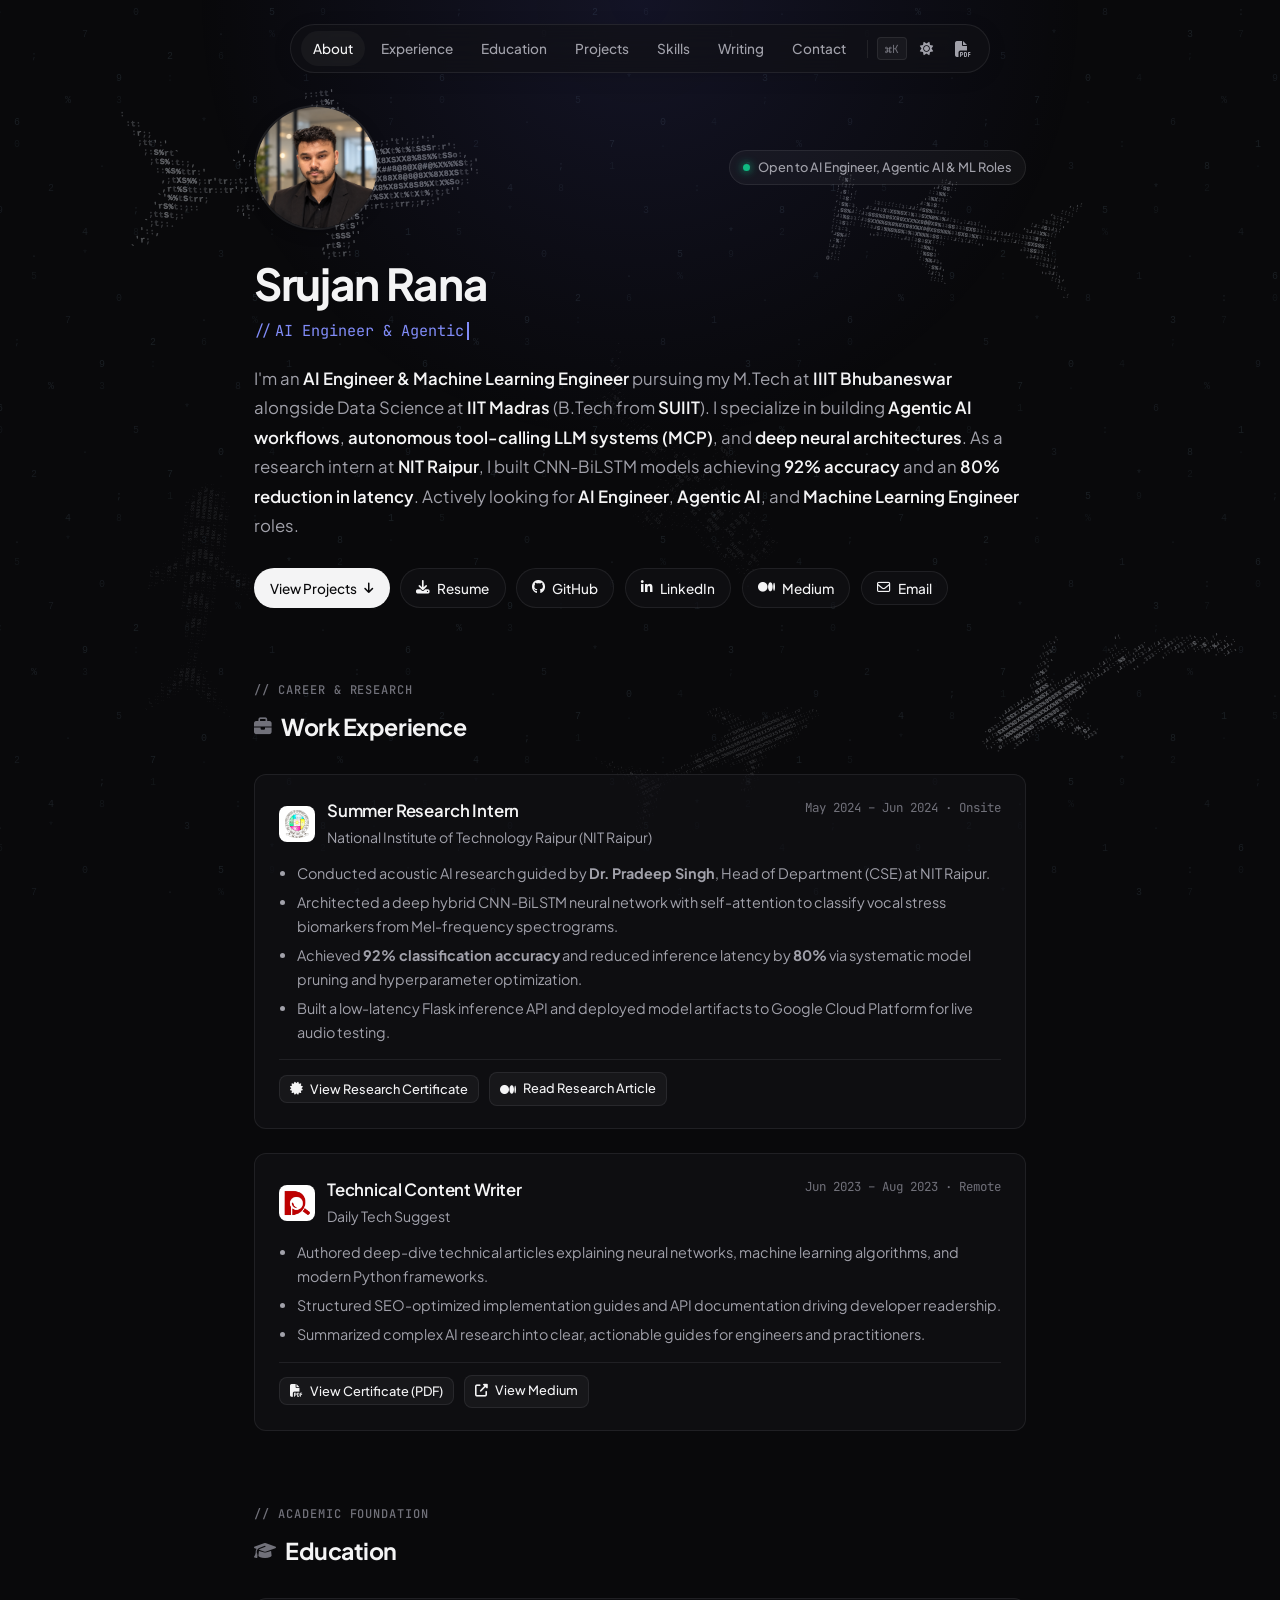
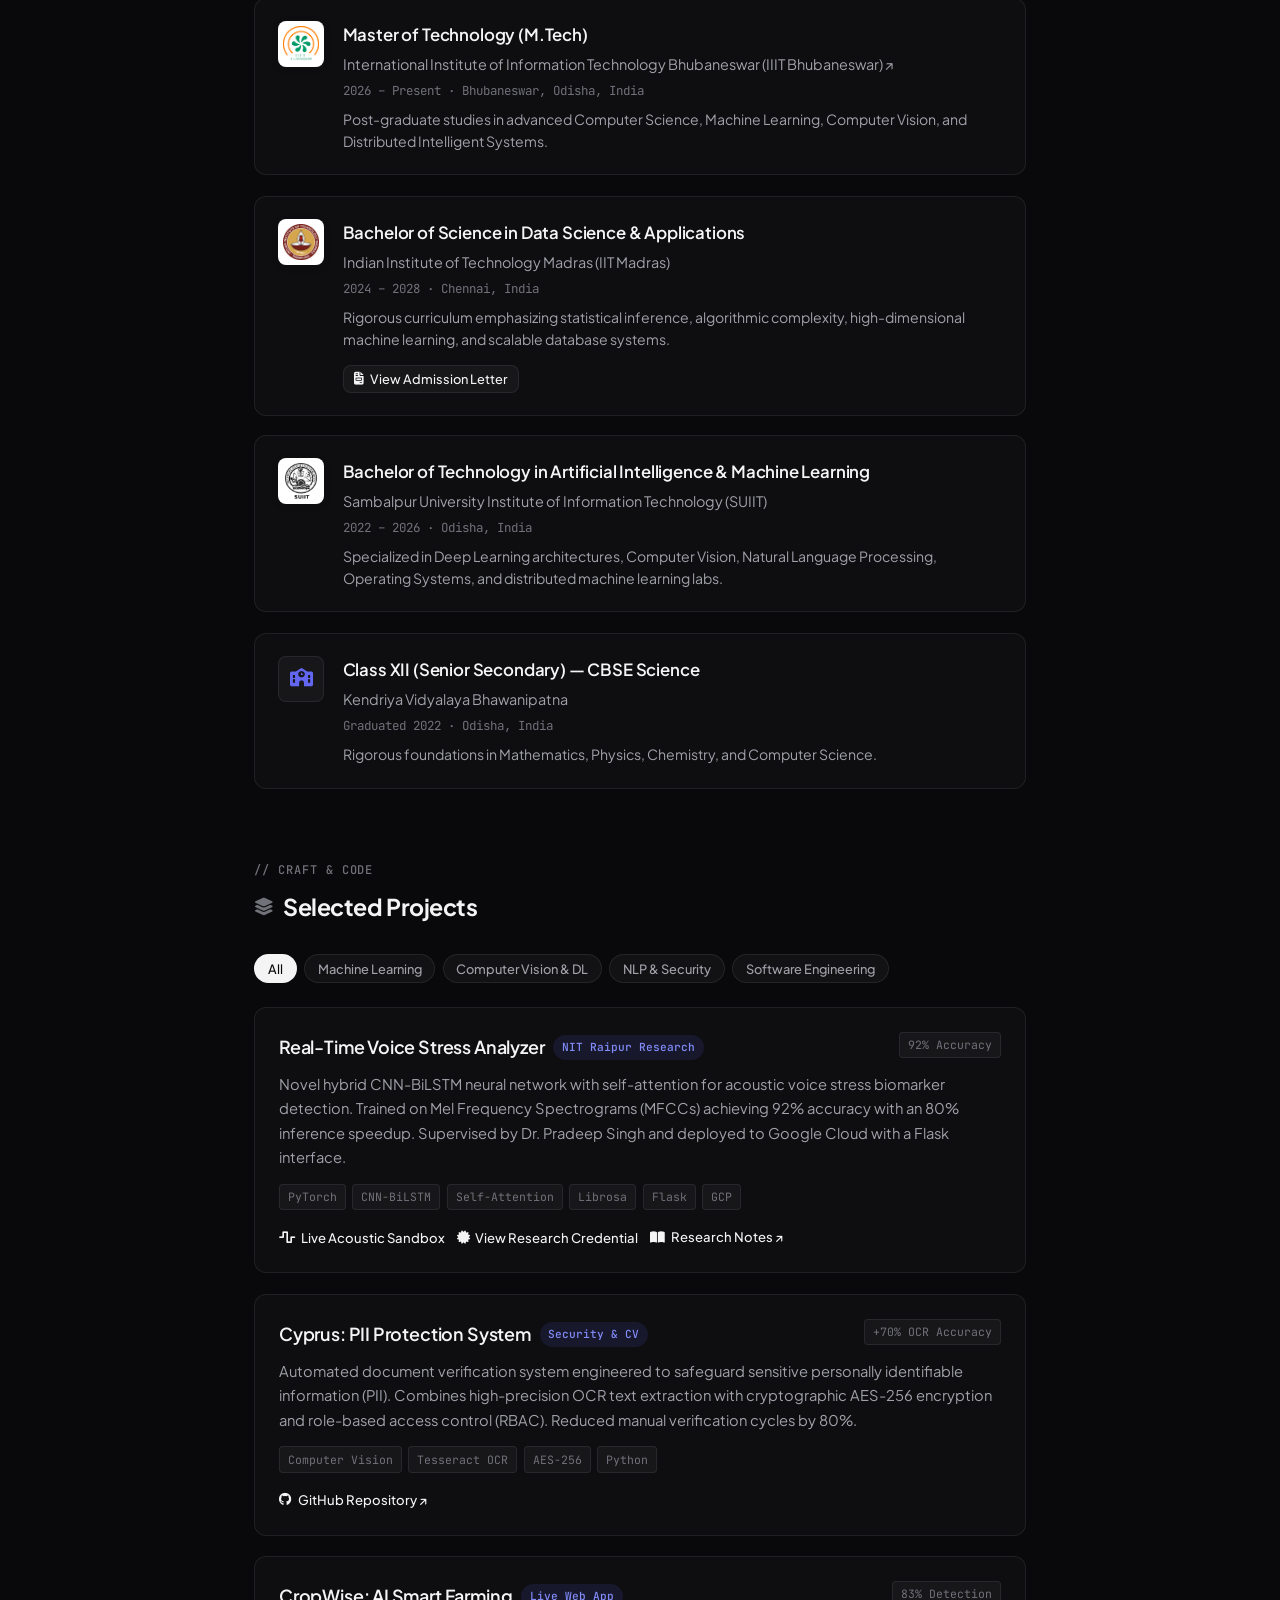
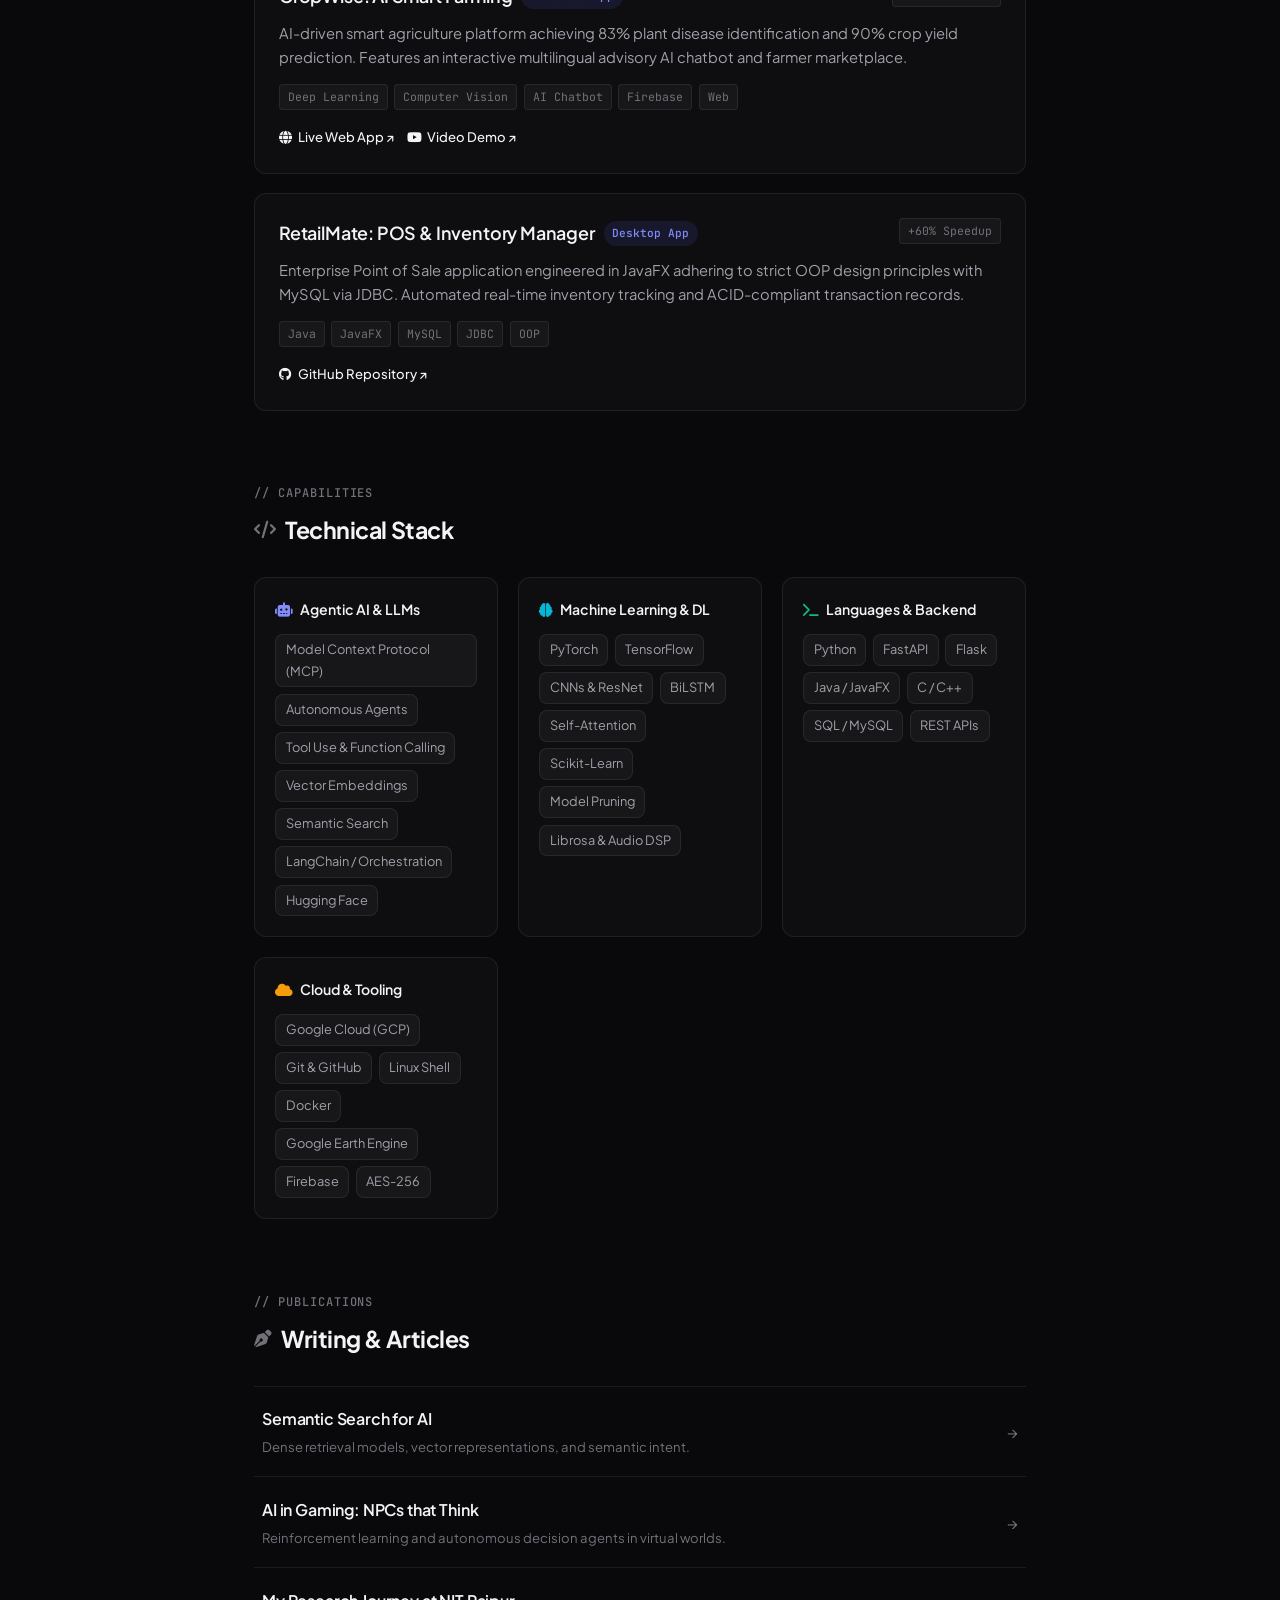
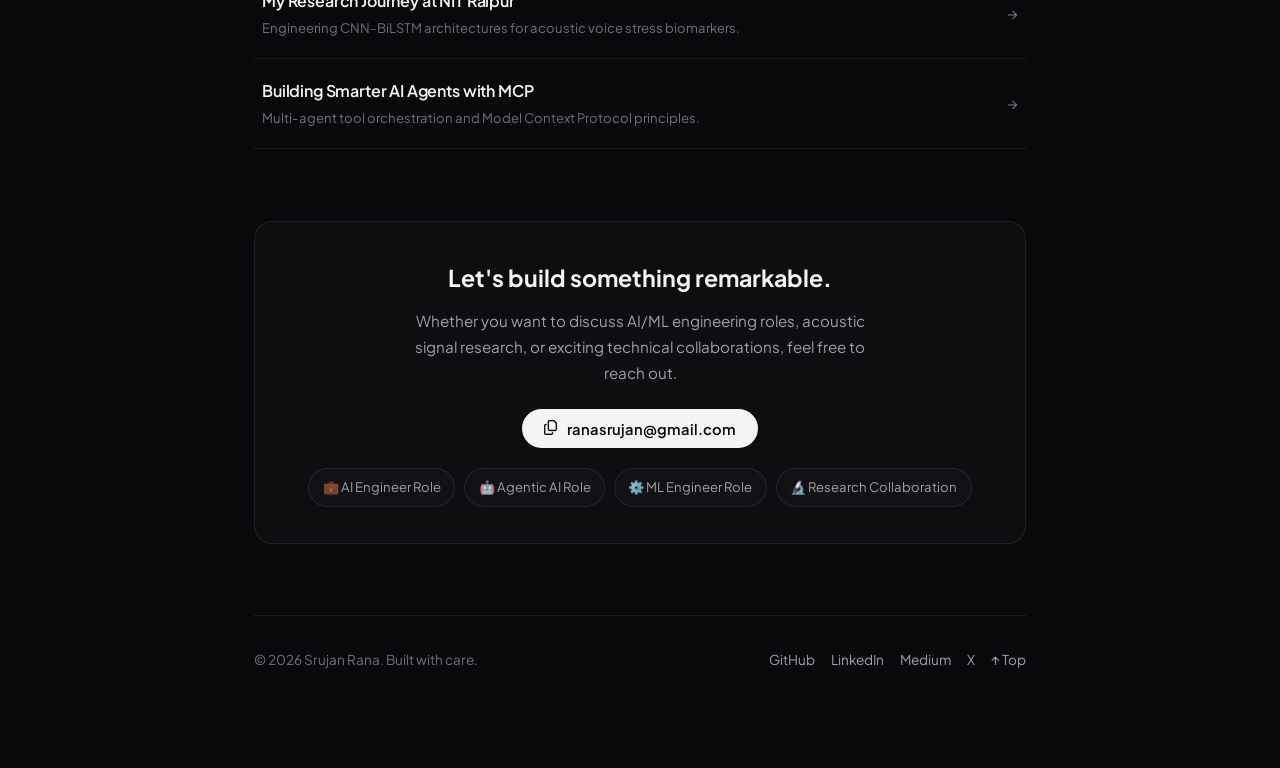
<file: index.html>
<!DOCTYPE html>
<html lang="en" data-theme="dark">

<head>
  <meta charset="utf-8" />
  <meta name="viewport" content="width=device-width, initial-scale=1" />
  <title>Srujan Rana — AI Engineer | Agentic AI & Machine Learning</title>

  <!-- SEO -->
  <meta name="description"
    content="Official portfolio of Srujan Rana. AI Engineer and Machine Learning Engineer specializing in Agentic AI systems, Model Context Protocol (MCP), Deep Learning, and Computer Vision. Actively looking for AI Engineer, Agentic AI, and ML roles." />
  <meta name="author" content="Srujan Rana" />
  <meta name="robots" content="index, follow" />
  <link rel="canonical" href="https://srujanrana.vercel.app/" />

  <!-- Open Graph -->
  <meta property="og:type" content="website" />
  <meta property="og:url" content="https://srujanrana.vercel.app/" />
  <meta property="og:title" content="Srujan Rana — AI Engineer | Agentic AI & Machine Learning" />
  <meta property="og:description"
    content="AI Engineer and Machine Learning Engineer specializing in Agentic AI, Autonomous Workflows (MCP), and Deep Learning." />
  <meta property="og:image" content="https://srujanrana.vercel.app/authors/admin/srujan.jpg" />

  <!-- Twitter -->
  <meta name="twitter:card" content="summary_large_image" />
  <meta name="twitter:site" content="@srujan_rana" />
  <meta name="twitter:title" content="Srujan Rana — AI & Agentic Systems Engineer" />
  <meta name="twitter:description"
    content="AI Engineer specializing in Agentic AI, Autonomous Workflows (MCP), and Machine Learning." />
  <meta name="twitter:image" content="https://srujanrana.vercel.app/authors/admin/srujan.jpg" />

  <link rel="icon" type="image/png" href="media/icons/Srujanrana.in.png" />
  <link rel="apple-touch-icon" href="media/icons/Srujanrana.in.png" />

  <meta name="google-site-verification" content="kKwSLr3p-0I551iUN1IylCoES1yXfKOKotEZ_DKegPI" />

  <!-- Schema.org JSON-LD -->
  <script type="application/ld+json">
  {
    "@context": "https://schema.org",
    "@type": "Person",
    "@id": "https://srujanrana.vercel.app/#person",
    "name": "Srujan Rana",
    "jobTitle": "AI Engineer & Machine Learning Engineer",
    "url": "https://srujanrana.vercel.app/",
    "image": "https://srujanrana.vercel.app/authors/admin/srujan.jpg",
    "email": "mailto:ranasrujan@gmail.com",
    "sameAs": [
      "https://github.com/Srujanrana07",
      "https://www.linkedin.com/in/srujan-rana/",
      "https://medium.com/@srujanrana07",
      "https://x.com/srujan_rana/"
    ],
    "alumniOf": [
      {
        "@type": "CollegeOrUniversity",
        "name": "International Institute of Information Technology Bhubaneswar (IIIT Bhubaneswar)",
        "url": "https://www.iiit-bh.ac.in/"
      },
      {
        "@type": "CollegeOrUniversity",
        "name": "Indian Institute of Technology Madras (IIT Madras)"
      },
      {
        "@type": "CollegeOrUniversity",
        "name": "Sambalpur University Institute of Information Technology (SUIIT)"
      }
    ]
  }
  </script>

  <!-- Clean FontAwesome -->
  <link rel="stylesheet" href="https://cdnjs.cloudflare.com/ajax/libs/font-awesome/6.5.1/css/all.min.css" />

  <!-- Minimal Craft CSS -->
  <link rel="stylesheet" href="css/modern.css" />

  <!-- Minimal App Engine -->
  <script src="js/app.js" defer></script>
</head>

<body>
  <canvas id="ascii-ocean" aria-hidden="true"></canvas>

  <!-- Hairline Scroll Reading Progress Bar -->
  <div class="scroll-progress-bar" id="scroll-progress" aria-hidden="true"></div>

  <!-- Ambient Spotlight -->
  <div class="ambient-spotlight" aria-hidden="true"></div>

  <div class="page-wrapper">

    <!-- Minimal Floating Pill Navigation -->
    <header class="nav-wrapper">
      <nav class="nav-pill" aria-label="Quick Navigation">
        <a href="#about" class="nav-item-link active">About</a>
        <a href="#experience" class="nav-item-link">Experience</a>
        <a href="#education" class="nav-item-link">Education</a>
        <a href="#projects" class="nav-item-link">Projects</a>
        <a href="#skills" class="nav-item-link">Skills</a>
        <a href="#writing" class="nav-item-link">Writing</a>
        <a href="#contact" class="nav-item-link">Contact</a>
        <span class="nav-divider"></span>
        <button type="button" class="cmd-badge" id="cmd-palette-trigger"
          title="Command Palette (⌘K / Ctrl+K)">⌘K</button>
        <button type="button" class="nav-icon-btn" id="theme-toggle-btn" aria-label="Toggle Theme" title="Toggle theme">
          <i class="fas fa-sun" id="theme-icon"></i>
        </button>
        <a href="authors/Srujan_Rana_Resume.pdf" class="nav-icon-btn" target="_blank" rel="noopener"
          aria-label="View Resume" title="Resume PDF">
          <i class="fas fa-file-pdf"></i>
        </a>
      </nav>
    </header>

    <main>
      <!-- ==================================================================
           Hero Section (Editorial & Direct)
           ================================================================== -->
      <section class="hero reveal-item" id="about">
        <div class="hero-profile-row">
          <div class="hero-avatar-wrap">
            <img src="authors/admin/srujan-avatar.png" alt="Srujan Rana" class="hero-avatar" />
          </div>
          <div class="presence-indicator">
            <span class="pulse-dot" aria-hidden="true"></span>
            <span>Open to AI Engineer, Agentic AI & ML Roles</span>
          </div>
        </div>

        <h1 class="hero-name">Srujan Rana</h1>

        <div class="hero-role-typing" aria-live="polite">
          <span>// </span>
          <span id="typing-text">AI & Agentic Systems Engineer</span>
          <span class="typing-cursor" aria-hidden="true"></span>
        </div>

        <p class="hero-bio">
          I'm an <strong>AI Engineer & Machine Learning Engineer</strong> pursuing my M.Tech at <a
            href="https://www.iiit-bh.ac.in/" target="_blank" rel="noopener"><strong>IIIT Bhubaneswar</strong></a>
          alongside Data Science at <strong>IIT Madras</strong> (B.Tech from <strong>SUIIT</strong>).
          I specialize in building <strong>Agentic AI workflows</strong>, <strong>autonomous tool-calling LLM systems
            (MCP)</strong>, and <strong>deep neural architectures</strong>.
          As a research intern at <strong>NIT Raipur</strong>, I built CNN-BiLSTM models achieving <strong>92%
            accuracy</strong> and an <strong>80% reduction in latency</strong>.
          Actively looking for <strong>AI Engineer</strong>, <strong>Agentic AI</strong>, and <strong>Machine Learning
            Engineer</strong> roles.
        </p>

        <!-- Minimalist Pill Links -->
        <div class="hero-links-row">
          <a href="#projects" class="pill-link pill-link-primary">
            <span>View Projects</span>
            <i class="fas fa-arrow-down" style="font-size:0.75rem;"></i>
          </a>
          <a href="authors/Srujan_Rana_Resume.pdf" class="pill-link" target="_blank" rel="noopener">
            <i class="fas fa-download"></i>
            <span>Resume</span>
          </a>
          <a href="https://github.com/Srujanrana07" class="pill-link" target="_blank" rel="noopener">
            <i class="fab fa-github"></i>
            <span>GitHub</span>
          </a>
          <a href="https://www.linkedin.com/in/srujan-rana/" class="pill-link" target="_blank" rel="noopener">
            <i class="fab fa-linkedin-in"></i>
            <span>LinkedIn</span>
          </a>
          <a href="https://medium.com/@srujanrana07" class="pill-link" target="_blank" rel="noopener">
            <i class="fab fa-medium-m"></i>
            <span>Medium</span>
          </a>
          <button type="button" class="pill-link copy-email-trigger" title="Copy ranasrujan@gmail.com">
            <i class="far fa-envelope"></i>
            <span>Email</span>
          </button>
        </div>
      </section>

      <!-- ==================================================================
           Experience Section (DEDICATED SECTION)
           ================================================================== -->
      <section class="section reveal-item" id="experience">
        <div class="section-label">// CAREER & RESEARCH</div>
        <h2 class="section-heading">
          <span class="section-heading-icon"><i class="fas fa-briefcase"></i></span>
          <span>Work Experience</span>
        </h2>

        <div class="experience-list">

          <!-- Experience 1: NIT Raipur -->
          <article class="experience-item reveal-item">
            <div class="item-top">
              <div class="item-title-group">
                <img src="media/icons/brands/NIT_Raipur.png" alt="NIT Raipur" class="item-logo" />
                <div>
                  <h3 class="item-role">Summer Research Intern</h3>
                  <div class="item-company">National Institute of Technology Raipur (NIT Raipur)</div>
                </div>
              </div>
              <span class="item-meta">May 2024 – Jun 2024 · Onsite</span>
            </div>

            <div class="item-desc">
              <ul>
                <li>Conducted acoustic AI research guided by <strong>Dr. Pradeep Singh</strong>, Head of Department
                  (CSE) at NIT Raipur.</li>
                <li>Architected a deep hybrid CNN-BiLSTM neural network with self-attention to classify vocal stress
                  biomarkers from Mel-frequency spectrograms.</li>
                <li>Achieved <strong>92% classification accuracy</strong> and reduced inference latency by
                  <strong>80%</strong> via systematic model pruning and hyperparameter optimization.
                </li>
                <li>Built a low-latency Flask inference API and deployed model artifacts to Google Cloud Platform for
                  live audio testing.</li>
              </ul>
            </div>

            <div class="item-actions">
              <button type="button" class="btn-inline" data-cert-src="authors/certificates/1728564823456.jpg"
                data-cert-title="NIT Raipur Research Internship Certificate">
                <i class="fas fa-certificate"></i>
                <span>View Research Certificate</span>
              </button>
              <a href="https://medium.com/@srujanrana07/my-research-journey-at-nit-raipur-from-cnns-to-sunburns-2f7af0736790"
                class="btn-inline" target="_blank" rel="noopener">
                <i class="fab fa-medium"></i>
                <span>Read Research Article</span>
              </a>
            </div>
          </article>

          <!-- Experience 2: Daily Tech Suggest -->
          <article class="experience-item reveal-item">
            <div class="item-top">
              <div class="item-title-group">
                <img src="media/icons/brands/DTS_internship.png" alt="Daily Tech Suggest" class="item-logo" />
                <div>
                  <h3 class="item-role">Technical Content Writer</h3>
                  <div class="item-company">Daily Tech Suggest</div>
                </div>
              </div>
              <span class="item-meta">Jun 2023 – Aug 2023 · Remote</span>
            </div>

            <div class="item-desc">
              <ul>
                <li>Authored deep-dive technical articles explaining neural networks, machine learning algorithms, and
                  modern Python frameworks.</li>
                <li>Structured SEO-optimized implementation guides and API documentation driving developer readership.
                </li>
                <li>Summarized complex AI research into clear, actionable guides for engineers and practitioners.</li>
              </ul>
            </div>

            <div class="item-actions">
              <button type="button" class="btn-inline" data-cert-src="authors/certificates/DTC.pdf"
                data-cert-title="Daily Tech Suggest Internship Certificate">
                <i class="fas fa-file-pdf"></i>
                <span>View Certificate (PDF)</span>
              </button>
              <a href="https://medium.com/@srujanrana07" class="btn-inline" target="_blank" rel="noopener">
                <i class="fas fa-external-link-alt"></i>
                <span>View Medium</span>
              </a>
            </div>
          </article>

        </div>
      </section>

      <!-- ==================================================================
           Education Section (DEDICATED SECTION)
           ================================================================== -->
      <section class="section reveal-item" id="education">
        <div class="section-label">// ACADEMIC FOUNDATION</div>
        <h2 class="section-heading">
          <span class="section-heading-icon"><i class="fas fa-graduation-cap"></i></span>
          <span>Education</span>
        </h2>

        <div class="education-list">

          <!-- Education 1: IIIT Bhubaneswar -->
          <article class="education-item reveal-item">
            <img src="media/icons/brands/iiit_bhubaneswar.png" alt="IIIT Bhubaneswar Official Logo" class="edu-logo"
              width="46" height="46" loading="lazy" />
            <div class="edu-details">
              <h3 class="edu-degree">Master of Technology (M.Tech)</h3>
              <div class="edu-institution">
                <a href="https://www.iiit-bh.ac.in/" target="_blank" rel="noopener" style="color:inherit;">
                  International Institute of Information Technology Bhubaneswar (IIIT Bhubaneswar) ↗
                </a>
              </div>
              <div class="edu-year">2026 – Present · Bhubaneswar, Odisha, India</div>
              <p class="edu-summary">
                Post-graduate studies in advanced Computer Science, Machine Learning, Computer Vision, and Distributed
                Intelligent Systems.
              </p>
            </div>
          </article>

          <!-- Education 2: IIT Madras -->
          <article class="education-item reveal-item">
            <img src="media/icons/brands/iit_madras.png" alt="IIT Madras Official Logo" class="edu-logo" width="46"
              height="46" loading="lazy" />
            <div class="edu-details">
              <h3 class="edu-degree">Bachelor of Science in Data Science & Applications</h3>
              <div class="edu-institution">Indian Institute of Technology Madras (IIT Madras)</div>
              <div class="edu-year">2024 – 2028 · Chennai, India</div>
              <p class="edu-summary">
                Rigorous curriculum emphasizing statistical inference, algorithmic complexity, high-dimensional machine
                learning,
                and scalable database systems.
              </p>
              <div style="margin-top:0.75rem;">
                <button type="button" class="btn-inline"
                  data-cert-src="authors/certificates/6237138391662592_admissionletter.pdf"
                  data-cert-title="IIT Madras Admission Letter">
                  <i class="fas fa-file-invoice"></i>
                  <span>View Admission Letter</span>
                </button>
              </div>
            </div>
          </article>

          <!-- Education 3: SUIIT -->
          <article class="education-item reveal-item">
            <img src="media/icons/brands/suiit.png" alt="SUIIT Official Logo" class="edu-logo" width="46" height="46"
              loading="lazy" />
            <div class="edu-details">
              <h3 class="edu-degree">Bachelor of Technology in Artificial Intelligence & Machine Learning</h3>
              <div class="edu-institution">Sambalpur University Institute of Information Technology (SUIIT)</div>
              <div class="edu-year">2022 – 2026 · Odisha, India</div>
              <p class="edu-summary">
                Specialized in Deep Learning architectures, Computer Vision, Natural Language Processing, Operating
                Systems,
                and distributed machine learning labs.
              </p>
            </div>
          </article>

          <!-- Education 4: High School -->
          <article class="education-item reveal-item">
            <div class="edu-badge-icon">
              <i class="fas fa-school"></i>
            </div>
            <div class="edu-details">
              <h3 class="edu-degree">Class XII (Senior Secondary) — CBSE Science</h3>
              <div class="edu-institution">Kendriya Vidyalaya Bhawanipatna</div>
              <div class="edu-year">Graduated 2022 · Odisha, India</div>
              <p class="edu-summary">
                Rigorous foundations in Mathematics, Physics, Chemistry, and Computer Science.
              </p>
            </div>
          </article>

        </div>
      </section>

      <!-- ==================================================================
           Projects Section (Curated & Refined)
           ================================================================== -->
      <section class="section reveal-item" id="projects">
        <div class="section-label">// CRAFT & CODE</div>
        <h2 class="section-heading">
          <span class="section-heading-icon"><i class="fas fa-layer-group"></i></span>
          <span>Selected Projects</span>
        </h2>

        <!-- Filter Chips -->
        <div class="project-filter-row">
          <button type="button" class="filter-chip active" data-filter="all">All</button>
          <button type="button" class="filter-chip" data-filter="ml">Machine Learning</button>
          <button type="button" class="filter-chip" data-filter="cv-dl">Computer Vision & DL</button>
          <button type="button" class="filter-chip" data-filter="nlp">NLP & Security</button>
          <button type="button" class="filter-chip" data-filter="software">Software Engineering</button>
        </div>

        <div class="projects-container">

          <!-- 1. Voice Stress Analyzer -->
          <article class="craft-project-card reveal-item" data-category="ml cv-dl">
            <div class="project-top-row">
              <div class="project-name-group">
                <h3 class="project-name">Real-Time Voice Stress Analyzer</h3>
                <span class="tag-highlight">NIT Raipur Research</span>
              </div>
              <span class="mini-chip">92% Accuracy</span>
            </div>
            <p class="project-summary">
              Novel hybrid CNN-BiLSTM neural network with self-attention for acoustic voice stress biomarker detection.
              Trained on Mel Frequency Spectrograms (MFCCs) achieving 92% accuracy with an 80% inference speedup.
              Supervised by Dr. Pradeep Singh and deployed to Google Cloud with a Flask interface.
            </p>
            <div class="project-chips">
              <span class="mini-chip">PyTorch</span>
              <span class="mini-chip">CNN-BiLSTM</span>
              <span class="mini-chip">Self-Attention</span>
              <span class="mini-chip">Librosa</span>
              <span class="mini-chip">Flask</span>
              <span class="mini-chip">GCP</span>
            </div>
            <div class="project-links">
              <button type="button" class="link-action" id="sim-toggle-btn">
                <i class="fas fa-wave-square"></i>
                <span> Live Acoustic Sandbox</span>
              </button>
              <button type="button" class="link-action" data-cert-src="authors/certificates/1728564823456.jpg"
                data-cert-title="NIT Raipur Research Certificate">
                <i class="fas fa-certificate"></i>
                <span>View Research Credential</span>
              </button>
              <a href="https://medium.com/@srujanrana07/my-research-journey-at-nit-raipur-from-cnns-to-sunburns-2f7af0736790"
                class="link-action" target="_blank" rel="noopener">
                <i class="fas fa-book-open"></i>
                <span>Research Notes ↗</span>
              </a>
            </div>

            <!-- Interactive Acoustic Waveform Simulation Playground -->
            <div class="sim-playground" id="sim-playground">
              <div class="sim-canvas-wrap">
                <canvas class="sim-canvas" id="sim-canvas"></canvas>
              </div>

              <div class="sim-pipeline-flow">
                <div class="sim-step-box">
                  <div class="sim-step-title">Audio Pipeline</div>
                  <div class="sim-step-val">16kHz Sampling</div>
                </div>
                <div class="sim-step-box">
                  <div class="sim-step-title">Spectrogram</div>
                  <div class="sim-step-val" id="sim-mfcc-val">128 Bins · Energy: 0.18</div>
                </div>
                <div class="sim-step-box">
                  <div class="sim-step-title">Self-Attention</div>
                  <div class="sim-step-val" id="sim-attn-val">Low Peak Entropy</div>
                </div>
                <div class="sim-step-box">
                  <div class="sim-step-title">Inference Latency</div>
                  <div class="sim-step-val" id="sim-latency-val">14.2ms</div>
                </div>
              </div>

              <div class="sim-telemetry">
                <div style="display:flex;align-items:center;gap:0.6rem;">
                  <span class="sim-badge-result" id="sim-result-badge">12% Stress · Calm / Normal</span>
                  <button type="button" class="btn-inline" id="sim-sample-btn"
                    title="Cycle through voice sample profiles">
                    <i class="fas fa-random"></i> <span>Cycle Voice Sample</span>
                  </button>
                </div>
                <span style="font-family:var(--font-mono);font-size:0.75rem;color:var(--text-dim);">CNN-BiLSTM Attention
                  Model</span>
              </div>
            </div>
          </article>

          <!-- 2. Cyprus PII Protection System -->
          <article class="craft-project-card reveal-item" data-category="ml nlp">
            <div class="project-top-row">
              <div class="project-name-group">
                <h3 class="project-name">Cyprus: PII Protection System</h3>
                <span class="tag-highlight">Security & CV</span>
              </div>
              <span class="mini-chip">+70% OCR Accuracy</span>
            </div>
            <p class="project-summary">
              Automated document verification system engineered to safeguard sensitive personally identifiable
              information (PII).
              Combines high-precision OCR text extraction with cryptographic AES-256 encryption and role-based access
              control (RBAC).
              Reduced manual verification cycles by 80%.
            </p>
            <div class="project-chips">
              <span class="mini-chip">Computer Vision</span>
              <span class="mini-chip">Tesseract OCR</span>
              <span class="mini-chip">AES-256</span>
              <span class="mini-chip">Python</span>
            </div>
            <div class="project-links">
              <a href="https://github.com/Srujanrana07/pii-protection" class="link-action" target="_blank"
                rel="noopener">
                <i class="fab fa-github"></i>
                <span>GitHub Repository ↗</span>
              </a>
            </div>
          </article>

          <!-- 3. CropWise AI Farming Platform -->
          <article class="craft-project-card reveal-item" data-category="ml cv-dl nlp">
            <div class="project-top-row">
              <div class="project-name-group">
                <h3 class="project-name">CropWise: AI Smart Farming</h3>
                <span class="tag-highlight">Live Web App</span>
              </div>
              <span class="mini-chip">83% Detection</span>
            </div>
            <p class="project-summary">
              AI-driven smart agriculture platform achieving 83% plant disease identification and 90% crop yield
              prediction.
              Features an interactive multilingual advisory AI chatbot and farmer marketplace.
            </p>
            <div class="project-chips">
              <span class="mini-chip">Deep Learning</span>
              <span class="mini-chip">Computer Vision</span>
              <span class="mini-chip">AI Chatbot</span>
              <span class="mini-chip">Firebase</span>
              <span class="mini-chip">Web</span>
            </div>
            <div class="project-links">
              <a href="https://scarecrow-f10e9.web.app/" class="link-action" target="_blank" rel="noopener">
                <i class="fas fa-globe"></i>
                <span>Live Web App ↗</span>
              </a>
              <a href="https://youtu.be/PFJfsLwCm8U" class="link-action" target="_blank" rel="noopener">
                <i class="fab fa-youtube"></i>
                <span>Video Demo ↗</span>
              </a>
            </div>
          </article>

          <!-- 4. RetailMate POS & Inventory Manager -->
          <article class="craft-project-card reveal-item" data-category="software">
            <div class="project-top-row">
              <div class="project-name-group">
                <h3 class="project-name">RetailMate: POS & Inventory Manager</h3>
                <span class="tag-highlight">Desktop App</span>
              </div>
              <span class="mini-chip">+60% Speedup</span>
            </div>
            <p class="project-summary">
              Enterprise Point of Sale application engineered in JavaFX adhering to strict OOP design principles with
              MySQL via JDBC.
              Automated real-time inventory tracking and ACID-compliant transaction records.
            </p>
            <div class="project-chips">
              <span class="mini-chip">Java</span>
              <span class="mini-chip">JavaFX</span>
              <span class="mini-chip">MySQL</span>
              <span class="mini-chip">JDBC</span>
              <span class="mini-chip">OOP</span>
            </div>
            <div class="project-links">
              <a href="https://github.com/Srujanrana07/Shopping-Managenemt-System-OOPs-Principles" class="link-action"
                target="_blank" rel="noopener">
                <i class="fab fa-github"></i>
                <span>GitHub Repository ↗</span>
              </a>
            </div>
          </article>

        </div>
      </section>

      <!-- ==================================================================
           Skills & Technical Arsenal Section
           ================================================================== -->
      <section class="section reveal-item" id="skills">
        <div class="section-label">// CAPABILITIES</div>
        <h2 class="section-heading">
          <span class="section-heading-icon"><i class="fas fa-code"></i></span>
          <span>Technical Stack</span>
        </h2>

        <div class="skills-matrix">
          <div class="skill-cluster reveal-item">
            <h3 class="cluster-title"><i class="fas fa-robot" style="color:var(--text-link);"></i> Agentic AI & LLMs
            </h3>
            <div class="cluster-pills">
              <span class="pill-skill">Model Context Protocol (MCP)</span>
              <span class="pill-skill">Autonomous Agents</span>
              <span class="pill-skill">Tool Use & Function Calling</span>
              <span class="pill-skill">Vector Embeddings</span>
              <span class="pill-skill">Semantic Search</span>
              <span class="pill-skill">LangChain / Orchestration</span>
              <span class="pill-skill">Hugging Face</span>
            </div>
          </div>

          <div class="skill-cluster reveal-item">
            <h3 class="cluster-title"><i class="fas fa-brain" style="color:#06b6d4;"></i> Machine Learning & DL</h3>
            <div class="cluster-pills">
              <span class="pill-skill">PyTorch</span>
              <span class="pill-skill">TensorFlow</span>
              <span class="pill-skill">CNNs & ResNet</span>
              <span class="pill-skill">BiLSTM</span>
              <span class="pill-skill">Self-Attention</span>
              <span class="pill-skill">Scikit-Learn</span>
              <span class="pill-skill">Model Pruning</span>
              <span class="pill-skill">Librosa & Audio DSP</span>
            </div>
          </div>

          <div class="skill-cluster reveal-item">
            <h3 class="cluster-title"><i class="fas fa-terminal" style="color:#10b981;"></i> Languages & Backend</h3>
            <div class="cluster-pills">
              <span class="pill-skill">Python</span>
              <span class="pill-skill">FastAPI</span>
              <span class="pill-skill">Flask</span>
              <span class="pill-skill">Java / JavaFX</span>
              <span class="pill-skill">C / C++</span>
              <span class="pill-skill">SQL / MySQL</span>
              <span class="pill-skill">REST APIs</span>
            </div>
          </div>

          <div class="skill-cluster reveal-item">
            <h3 class="cluster-title"><i class="fas fa-cloud" style="color:#f59e0b;"></i> Cloud & Tooling</h3>
            <div class="cluster-pills">
              <span class="pill-skill">Google Cloud (GCP)</span>
              <span class="pill-skill">Git & GitHub</span>
              <span class="pill-skill">Linux Shell</span>
              <span class="pill-skill">Docker</span>
              <span class="pill-skill">Google Earth Engine</span>
              <span class="pill-skill">Firebase</span>
              <span class="pill-skill">AES-256</span>
            </div>
          </div>
        </div>
      </section>

      <!-- ==================================================================
           Writing / Publications Section
           ================================================================== -->
      <section class="section reveal-item" id="writing">
        <div class="section-label">// PUBLICATIONS</div>
        <h2 class="section-heading">
          <span class="section-heading-icon"><i class="fas fa-pen-nib"></i></span>
          <span>Writing & Articles</span>
        </h2>

        <div class="articles-stack">
          <!-- Article 1 -->
          <a href="https://medium.com/@srujanrana07/semantic-search-for-ai-a1d97fe06903" class="article-row reveal-item"
            target="_blank" rel="noopener">
            <div class="article-left">
              <h3 class="article-heading">Semantic Search for AI</h3>
              <span class="article-sub">Dense retrieval models, vector representations, and semantic intent.</span>
            </div>
            <span class="article-arrow">→</span>
          </a>

          <!-- Article 2 -->
          <a href="https://medium.com/@srujanrana07/ai-in-gaming-npcs-that-think-1d43671e8c28"
            class="article-row reveal-item" target="_blank" rel="noopener">
            <div class="article-left">
              <h3 class="article-heading">AI in Gaming: NPCs that Think</h3>
              <span class="article-sub">Reinforcement learning and autonomous decision agents in virtual worlds.</span>
            </div>
            <span class="article-arrow">→</span>
          </a>

          <!-- Article 3 -->
          <a href="https://medium.com/@srujanrana07/my-research-journey-at-nit-raipur-from-cnns-to-sunburns-2f7af0736790"
            class="article-row" target="_blank" rel="noopener">
            <div class="article-left">
              <h3 class="article-heading">My Research Journey at NIT Raipur</h3>
              <span class="article-sub">Engineering CNN-BiLSTM architectures for acoustic voice stress
                biomarkers.</span>
            </div>
            <span class="article-arrow">→</span>
          </a>

          <!-- Article 4 -->
          <a href="https://medium.com/@srujanrana07/building-smarter-ai-agents-with-mcp-message-control-protocol-83f3cc708c59"
            class="article-row" target="_blank" rel="noopener">
            <div class="article-left">
              <h3 class="article-heading">Building Smarter AI Agents with MCP</h3>
              <span class="article-sub">Multi-agent tool orchestration and Model Context Protocol principles.</span>
            </div>
            <span class="article-arrow">→</span>
          </a>
        </div>
      </section>

      <!-- ==================================================================
           Contact Section
           ================================================================== -->
      <section class="section reveal-item" id="contact">
        <div class="contact-box">
          <h2 class="contact-headline">Let's build something remarkable.</h2>
          <p class="contact-subtext">
            Whether you want to discuss AI/ML engineering roles, acoustic signal research, or exciting technical
            collaborations,
            feel free to reach out.
          </p>

          <button type="button" class="copy-email-btn copy-email-trigger">
            <i class="far fa-copy"></i>
            <span>ranasrujan@gmail.com</span>
          </button>

          <!-- Smart Contact Intent Pills -->
          <div class="intent-row">
            <a href="mailto:ranasrujan@gmail.com?subject=%5BOpportunity%5D%20AI%20Engineer%20Role&body=Hi%20Srujan%2C%0A%0AI%20came%20across%20your%20portfolio%20and%20would%20love%20to%20discuss%20an%20AI%20Engineer%20role%20at..."
              class="intent-pill">
              <span>💼 AI Engineer Role</span>
            </a>
            <a href="mailto:ranasrujan@gmail.com?subject=%5BOpportunity%5D%20Agentic%20AI%20Engineer%20Role&body=Hi%20Srujan%2C%0A%0AWe%20saw%20your%20work%20on%20agentic%20systems%20and%20MCP%20and%20would%20love%20to%20discuss%20an%20Agentic%20AI%20role%20at..."
              class="intent-pill">
              <span>🤖 Agentic AI Role</span>
            </a>
            <a href="mailto:ranasrujan@gmail.com?subject=%5BOpportunity%5D%20Machine%20Learning%20Engineer%20Role&body=Hi%20Srujan%2C%0A%0AI%20came%20across%20your%20portfolio%20and%20would%20love%20to%20discuss%20an%20ML%20Engineer%20role%20at..."
              class="intent-pill">
              <span>⚙️ ML Engineer Role</span>
            </a>
            <a href="mailto:ranasrujan@gmail.com?subject=%5BResearch%5D%20Collaboration%20Inquiry&body=Hi%20Srujan%2C%0A%0AI%20saw%20your%20work%20on%20voice%20stress%20analysis%20and%20deep%20learning%20and%20wanted%20to%20discuss..."
              class="intent-pill">
              <span>🔬 Research Collaboration</span>
            </a>
          </div>
        </div>
      </section>
    </main>

    <!-- Minimalist Footer -->
    <footer class="footer-bar">
      <span>© 2026 Srujan Rana. Built with care.</span>
      <div class="footer-social-row">
        <a href="https://github.com/Srujanrana07" class="footer-social-link" target="_blank" rel="noopener">GitHub</a>
        <a href="https://www.linkedin.com/in/srujan-rana/" class="footer-social-link" target="_blank"
          rel="noopener">LinkedIn</a>
        <a href="https://medium.com/@srujanrana07" class="footer-social-link" target="_blank" rel="noopener">Medium</a>
        <a href="https://x.com/srujan_rana/" class="footer-social-link" target="_blank" rel="noopener">X</a>
        <a href="#about" class="footer-social-link">↑ Top</a>
      </div>
    </footer>

  </div>

  <!-- Command Palette Modal (⌘K) -->
  <div class="cmd-backdrop" id="cmd-backdrop" role="dialog" aria-modal="true" aria-label="Command Menu">
    <div class="cmd-box">
      <input type="text" class="cmd-search-input" id="cmd-search-input" placeholder="Type a command or search..."
        autocomplete="off" />
      <div class="cmd-list">
        <div class="cmd-option" data-action="nav-about">
          <div class="cmd-option-left"><i class="fas fa-user"></i> <span>About & Overview</span></div>
          <span class="cmd-hint">#about</span>
        </div>
        <div class="cmd-option" data-action="nav-experience">
          <div class="cmd-option-left"><i class="fas fa-briefcase"></i> <span>Work Experience (NIT Raipur, DTS)</span>
          </div>
          <span class="cmd-hint">#experience</span>
        </div>
        <div class="cmd-option" data-action="nav-education">
          <div class="cmd-option-left"><i class="fas fa-graduation-cap"></i> <span>Education (IIIT Bhubaneswar, IIT
              Madras, SUIIT)</span></div>
          <span class="cmd-hint">#education</span>
        </div>
        <div class="cmd-option" data-action="nav-projects">
          <div class="cmd-option-left"><i class="fas fa-layer-group"></i> <span>Projects (Voice Stress, Cyprus,
              CropWise)</span></div>
          <span class="cmd-hint">#projects</span>
        </div>
        <div class="cmd-option" data-action="nav-skills">
          <div class="cmd-option-left"><i class="fas fa-code"></i> <span>Technical Stack & Skills</span></div>
          <span class="cmd-hint">#skills</span>
        </div>
        <div class="cmd-option" data-action="nav-writing">
          <div class="cmd-option-left"><i class="fas fa-pen-nib"></i> <span>Writing & Medium Articles</span></div>
          <span class="cmd-hint">#writing</span>
        </div>
        <div class="cmd-option" data-action="nav-contact">
          <div class="cmd-option-left"><i class="fas fa-envelope"></i> <span>Get in Touch / Contact</span></div>
          <span class="cmd-hint">#contact</span>
        </div>
        <div class="cmd-option" data-action="contact-agentic">
          <div class="cmd-option-left"><i class="fas fa-robot"></i> <span>Discuss Agentic AI / AI Engineer Roles</span>
          </div>
          <span class="cmd-hint">Opportunity</span>
        </div>
        <div class="cmd-option" data-action="copy-email">
          <div class="cmd-option-left"><i class="far fa-copy"></i> <span>Copy Email Address</span></div>
          <span class="cmd-hint">Action</span>
        </div>
        <div class="cmd-option" data-action="open-resume">
          <div class="cmd-option-left"><i class="fas fa-file-pdf"></i> <span>Download Resume (PDF)</span></div>
          <span class="cmd-hint">Open</span>
        </div>
        <div class="cmd-option" data-action="toggle-theme">
          <div class="cmd-option-left"><i class="fas fa-circle-half-stroke"></i> <span>Toggle Dark / Light Theme</span>
          </div>
          <span class="cmd-hint">Theme</span>
        </div>
        <div class="cmd-option" data-action="open-github">
          <div class="cmd-option-left"><i class="fab fa-github"></i> <span>Visit GitHub Profile</span></div>
          <span class="cmd-hint">External</span>
        </div>
        <div class="cmd-option" data-action="open-linkedin">
          <div class="cmd-option-left"><i class="fab fa-linkedin"></i> <span>Visit LinkedIn Profile</span></div>
          <span class="cmd-hint">External</span>
        </div>
      </div>
    </div>
  </div>

  <!-- Certificate Lightbox Modal -->
  <div class="modal-backdrop" id="modal-backdrop" role="dialog" aria-modal="true" aria-labelledby="modal-caption">
    <div class="modal-shell">
      <div class="modal-bar">
        <span class="modal-caption" id="modal-caption">Certificate Preview</span>
        <button type="button" class="modal-dismiss" id="modal-dismiss" aria-label="Close">
          <i class="fas fa-times"></i>
        </button>
      </div>
      <div class="modal-viewport" id="modal-viewport"></div>
    </div>
  </div>

  <!-- Toast Pill -->
  <div class="toast-pill" id="toast-pill" role="status" aria-live="polite">
    <i class="fas fa-check" style="font-size:0.8rem; color:#10b981;"></i>
    <span>Copied ranasrujan@gmail.com to clipboard</span>
  </div>

</body>

</html>
</file>
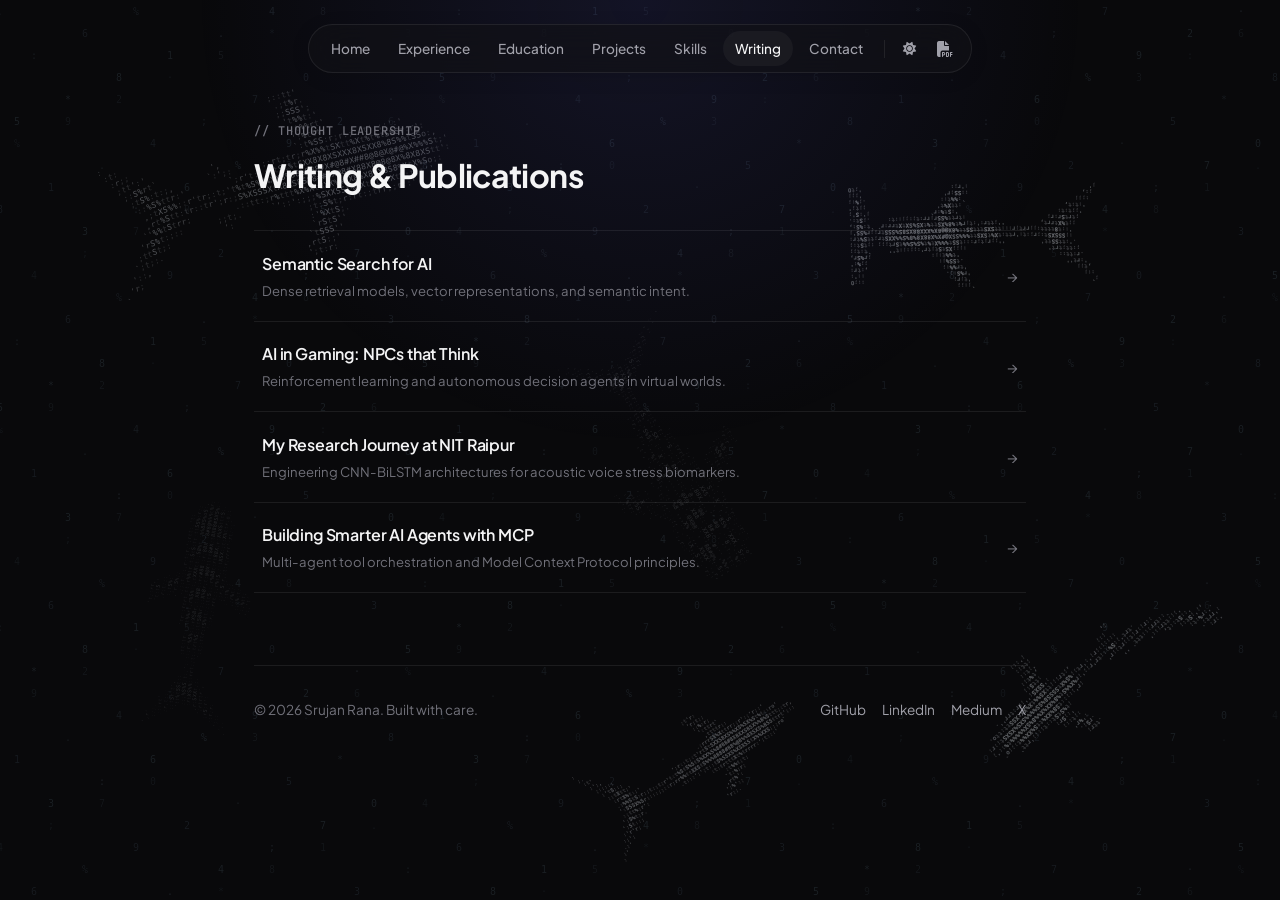
<file: blogs.html>
<!DOCTYPE html>
<html lang="en" data-theme="dark">
<head>
  <meta charset="utf-8" />
  <meta name="viewport" content="width=device-width, initial-scale=1" />
  <title>Writing — Srujan Rana</title>
  <meta name="description" content="Technical blogs and publications by Srujan Rana on NLP, Deep Learning, Voice Stress Analysis, Game AI, and Agentic Systems." />
  <meta name="author" content="Srujan Rana" />
  <link rel="canonical" href="https://srujanrana.vercel.app/blogs.html" />

  <link rel="icon" type="image/png" href="media/icons/Srujanrana.in.png" />
  <link rel="stylesheet" href="https://cdnjs.cloudflare.com/ajax/libs/font-awesome/6.5.1/css/all.min.css" />
  <link rel="stylesheet" href="css/modern.css" />
  <script src="js/app.js" defer></script>
</head>
<body>
  <canvas id="ascii-ocean" aria-hidden="true"></canvas>
  <div class="ambient-spotlight" aria-hidden="true"></div>

  <div class="page-wrapper">
    <!-- Minimal Floating Pill Navigation -->
    <header class="nav-wrapper">
      <nav class="nav-pill" aria-label="Quick Navigation">
        <a href="index.html#about" class="nav-item-link">Home</a>
        <a href="index.html#experience" class="nav-item-link">Experience</a>
        <a href="index.html#education" class="nav-item-link">Education</a>
        <a href="project.html" class="nav-item-link">Projects</a>
        <a href="index.html#skills" class="nav-item-link">Skills</a>
        <a href="blogs.html" class="nav-item-link active">Writing</a>
        <a href="index.html#contact" class="nav-item-link">Contact</a>
        <span class="nav-divider"></span>
        <button type="button" class="nav-icon-btn" id="theme-toggle-btn" aria-label="Toggle Theme" title="Toggle theme">
          <i class="fas fa-sun" id="theme-icon"></i>
        </button>
        <a href="authors/Srujan_Rana_Resume.pdf" class="nav-icon-btn" target="_blank" rel="noopener" aria-label="View Resume" title="Resume PDF">
          <i class="fas fa-file-pdf"></i>
        </a>
      </nav>
    </header>

    <main>
      <section class="section" style="padding-top: 1rem;">
        <div class="section-label">// THOUGHT LEADERSHIP</div>
        <h1 class="section-heading" style="font-size: 2rem;">Writing & Publications</h1>

        <div class="articles-stack">
          <!-- Article 1 -->
          <a href="https://medium.com/@srujanrana07/semantic-search-for-ai-a1d97fe06903" class="article-row" target="_blank" rel="noopener">
            <div class="article-left">
              <h2 class="article-heading">Semantic Search for AI</h2>
              <span class="article-sub">Dense retrieval models, vector representations, and semantic intent.</span>
            </div>
            <span class="article-arrow">→</span>
          </a>

          <!-- Article 2 -->
          <a href="https://medium.com/@srujanrana07/ai-in-gaming-npcs-that-think-1d43671e8c28" class="article-row" target="_blank" rel="noopener">
            <div class="article-left">
              <h2 class="article-heading">AI in Gaming: NPCs that Think</h2>
              <span class="article-sub">Reinforcement learning and autonomous decision agents in virtual worlds.</span>
            </div>
            <span class="article-arrow">→</span>
          </a>

          <!-- Article 3 -->
          <a href="https://medium.com/@srujanrana07/my-research-journey-at-nit-raipur-from-cnns-to-sunburns-2f7af0736790" class="article-row" target="_blank" rel="noopener">
            <div class="article-left">
              <h2 class="article-heading">My Research Journey at NIT Raipur</h2>
              <span class="article-sub">Engineering CNN-BiLSTM architectures for acoustic voice stress biomarkers.</span>
            </div>
            <span class="article-arrow">→</span>
          </a>

          <!-- Article 4 -->
          <a href="https://medium.com/@srujanrana07/building-smarter-ai-agents-with-mcp-message-control-protocol-83f3cc708c59" class="article-row" target="_blank" rel="noopener">
            <div class="article-left">
              <h2 class="article-heading">Building Smarter AI Agents with MCP</h2>
              <span class="article-sub">Multi-agent tool orchestration and Model Context Protocol principles.</span>
            </div>
            <span class="article-arrow">→</span>
          </a>
        </div>
      </section>
    </main>

    <!-- Minimalist Footer -->
    <footer class="footer-bar">
      <span>© 2026 Srujan Rana. Built with care.</span>
      <div class="footer-social-row">
        <a href="https://github.com/Srujanrana07" class="footer-social-link" target="_blank" rel="noopener">GitHub</a>
        <a href="https://www.linkedin.com/in/srujan-rana/" class="footer-social-link" target="_blank" rel="noopener">LinkedIn</a>
        <a href="https://medium.com/@srujanrana07" class="footer-social-link" target="_blank" rel="noopener">Medium</a>
        <a href="https://x.com/srujan_rana/" class="footer-social-link" target="_blank" rel="noopener">X</a>
      </div>
    </footer>
  </div>

</body>
</html>
</file>
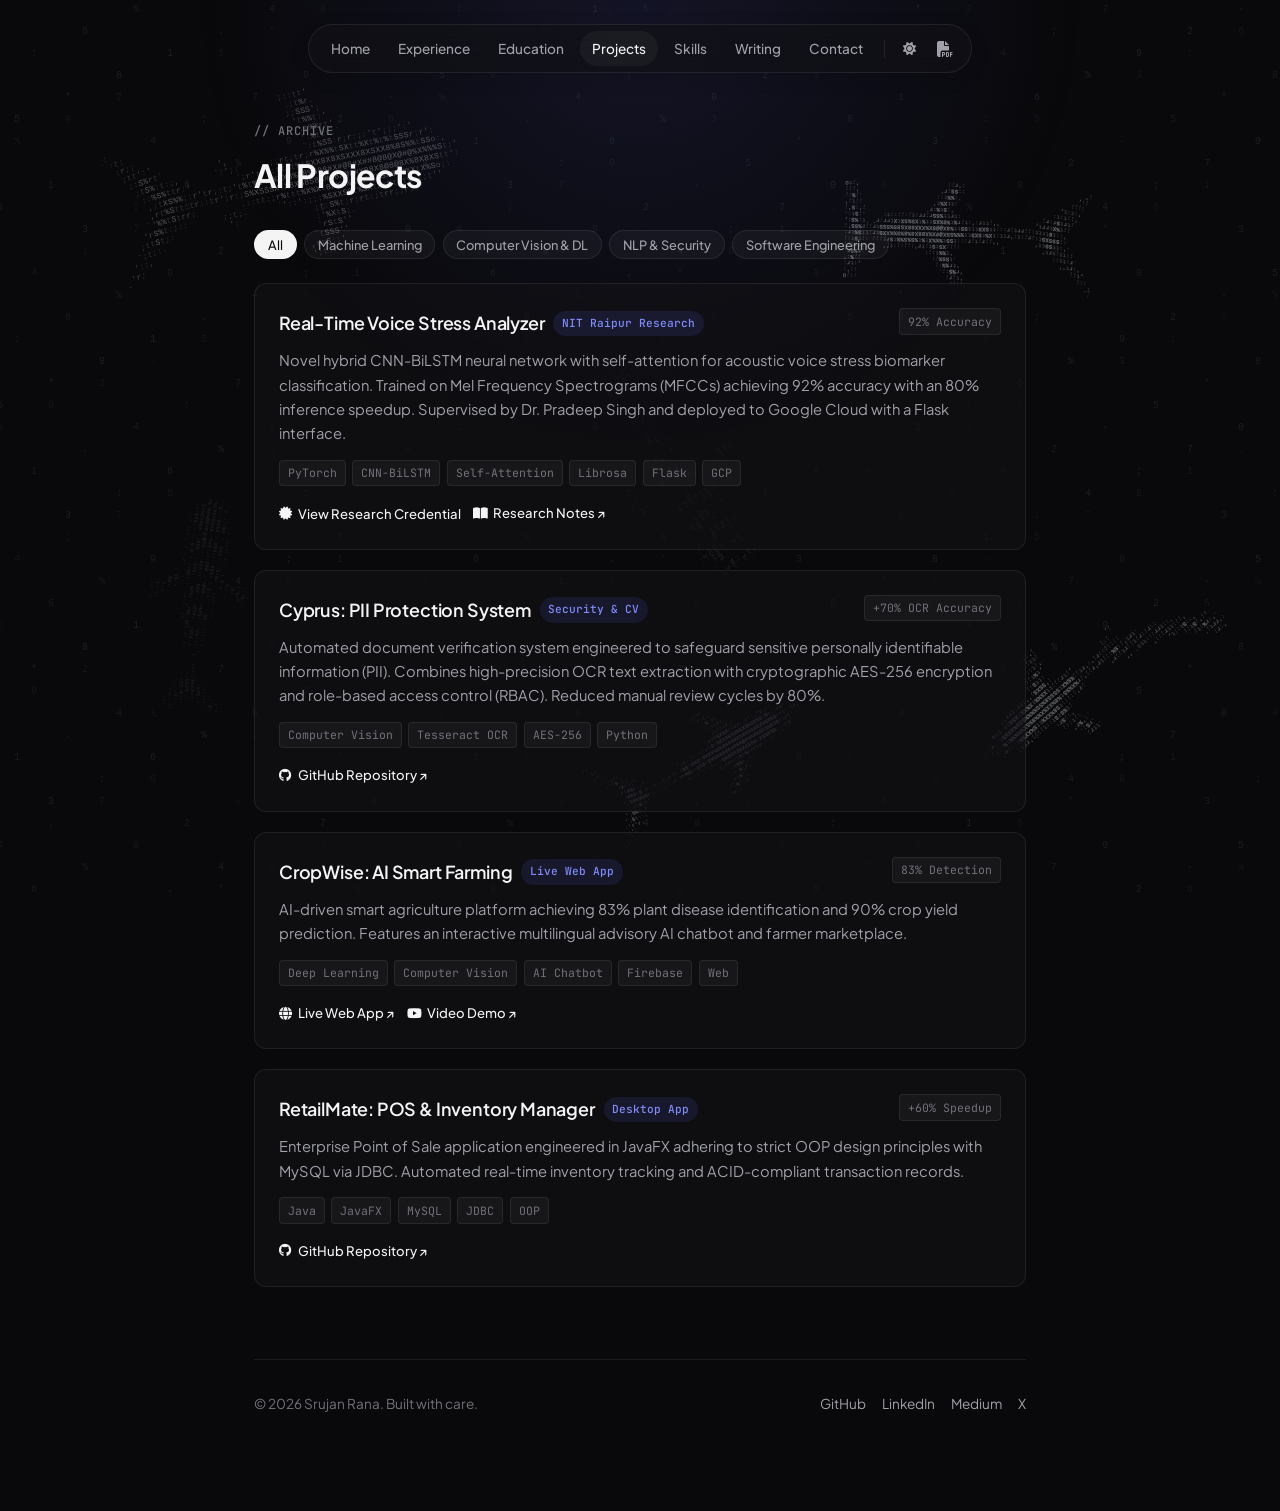
<file: project.html>
<!DOCTYPE html>
<html lang="en" data-theme="dark">
<head>
  <meta charset="utf-8" />
  <meta name="viewport" content="width=device-width, initial-scale=1" />
  <title>Projects — Srujan Rana</title>
  <meta name="description" content="Selected AI, Machine Learning, and Software Engineering projects by Srujan Rana." />
  <meta name="author" content="Srujan Rana" />
  <link rel="canonical" href="https://srujanrana.vercel.app/project.html" />

  <link rel="icon" type="image/png" href="media/icons/Srujanrana.in.png" />
  <link rel="stylesheet" href="https://cdnjs.cloudflare.com/ajax/libs/font-awesome/6.5.1/css/all.min.css" />
  <link rel="stylesheet" href="css/modern.css" />
  <script src="js/app.js" defer></script>
</head>
<body>
  <canvas id="ascii-ocean" aria-hidden="true"></canvas>
  <div class="ambient-spotlight" aria-hidden="true"></div>

  <div class="page-wrapper">
    <!-- Minimal Floating Pill Navigation -->
    <header class="nav-wrapper">
      <nav class="nav-pill" aria-label="Quick Navigation">
        <a href="index.html#about" class="nav-item-link">Home</a>
        <a href="index.html#experience" class="nav-item-link">Experience</a>
        <a href="index.html#education" class="nav-item-link">Education</a>
        <a href="project.html" class="nav-item-link active">Projects</a>
        <a href="index.html#skills" class="nav-item-link">Skills</a>
        <a href="blogs.html" class="nav-item-link">Writing</a>
        <a href="index.html#contact" class="nav-item-link">Contact</a>
        <span class="nav-divider"></span>
        <button type="button" class="nav-icon-btn" id="theme-toggle-btn" aria-label="Toggle Theme" title="Toggle theme">
          <i class="fas fa-sun" id="theme-icon"></i>
        </button>
        <a href="authors/Srujan_Rana_Resume.pdf" class="nav-icon-btn" target="_blank" rel="noopener" aria-label="View Resume" title="Resume PDF">
          <i class="fas fa-file-pdf"></i>
        </a>
      </nav>
    </header>

    <main>
      <section class="section" style="padding-top: 1rem;">
        <div class="section-label">// ARCHIVE</div>
        <h1 class="section-heading" style="font-size: 2rem;">All Projects</h1>

        <!-- Filter Chips -->
        <div class="project-filter-row">
          <button type="button" class="filter-chip active" data-filter="all">All</button>
          <button type="button" class="filter-chip" data-filter="ml">Machine Learning</button>
          <button type="button" class="filter-chip" data-filter="cv-dl">Computer Vision & DL</button>
          <button type="button" class="filter-chip" data-filter="nlp">NLP & Security</button>
          <button type="button" class="filter-chip" data-filter="software">Software Engineering</button>
        </div>

        <div class="projects-container">
          <!-- 1. Voice Stress Analyzer -->
          <article class="craft-project-card" data-category="ml cv-dl">
            <div class="project-top-row">
              <div class="project-name-group">
                <h2 class="project-name">Real-Time Voice Stress Analyzer</h2>
                <span class="tag-highlight">NIT Raipur Research</span>
              </div>
              <span class="mini-chip">92% Accuracy</span>
            </div>
            <p class="project-summary">
              Novel hybrid CNN-BiLSTM neural network with self-attention for acoustic voice stress biomarker classification. 
              Trained on Mel Frequency Spectrograms (MFCCs) achieving 92% accuracy with an 80% inference speedup. 
              Supervised by Dr. Pradeep Singh and deployed to Google Cloud with a Flask interface.
            </p>
            <div class="project-chips">
              <span class="mini-chip">PyTorch</span>
              <span class="mini-chip">CNN-BiLSTM</span>
              <span class="mini-chip">Self-Attention</span>
              <span class="mini-chip">Librosa</span>
              <span class="mini-chip">Flask</span>
              <span class="mini-chip">GCP</span>
            </div>
            <div class="project-links">
              <button type="button" class="link-action" data-cert-src="authors/certificates/1728564823456.jpg" data-cert-title="NIT Raipur Research Certificate">
                <i class="fas fa-certificate"></i>
                <span>View Research Credential</span>
              </button>
              <a href="https://medium.com/@srujanrana07/my-research-journey-at-nit-raipur-from-cnns-to-sunburns-2f7af0736790" class="link-action" target="_blank" rel="noopener">
                <i class="fas fa-book-open"></i>
                <span>Research Notes ↗</span>
              </a>
            </div>
          </article>

          <!-- 2. Cyprus PII Protection System -->
          <article class="craft-project-card" data-category="ml nlp">
            <div class="project-top-row">
              <div class="project-name-group">
                <h2 class="project-name">Cyprus: PII Protection System</h2>
                <span class="tag-highlight">Security & CV</span>
              </div>
              <span class="mini-chip">+70% OCR Accuracy</span>
            </div>
            <p class="project-summary">
              Automated document verification system engineered to safeguard sensitive personally identifiable information (PII). 
              Combines high-precision OCR text extraction with cryptographic AES-256 encryption and role-based access control (RBAC). 
              Reduced manual review cycles by 80%.
            </p>
            <div class="project-chips">
              <span class="mini-chip">Computer Vision</span>
              <span class="mini-chip">Tesseract OCR</span>
              <span class="mini-chip">AES-256</span>
              <span class="mini-chip">Python</span>
            </div>
            <div class="project-links">
              <a href="https://github.com/Srujanrana07/pii-protection" class="link-action" target="_blank" rel="noopener">
                <i class="fab fa-github"></i>
                <span>GitHub Repository ↗</span>
              </a>
            </div>
          </article>

          <!-- 3. CropWise AI Farming Platform -->
          <article class="craft-project-card" data-category="ml cv-dl nlp">
            <div class="project-top-row">
              <div class="project-name-group">
                <h2 class="project-name">CropWise: AI Smart Farming</h2>
                <span class="tag-highlight">Live Web App</span>
              </div>
              <span class="mini-chip">83% Detection</span>
            </div>
            <p class="project-summary">
              AI-driven smart agriculture platform achieving 83% plant disease identification and 90% crop yield prediction. 
              Features an interactive multilingual advisory AI chatbot and farmer marketplace.
            </p>
            <div class="project-chips">
              <span class="mini-chip">Deep Learning</span>
              <span class="mini-chip">Computer Vision</span>
              <span class="mini-chip">AI Chatbot</span>
              <span class="mini-chip">Firebase</span>
              <span class="mini-chip">Web</span>
            </div>
            <div class="project-links">
              <a href="https://scarecrow-f10e9.web.app/" class="link-action" target="_blank" rel="noopener">
                <i class="fas fa-globe"></i>
                <span>Live Web App ↗</span>
              </a>
              <a href="https://youtu.be/PFJfsLwCm8U" class="link-action" target="_blank" rel="noopener">
                <i class="fab fa-youtube"></i>
                <span>Video Demo ↗</span>
              </a>
            </div>
          </article>

          <!-- 4. RetailMate POS & Inventory Manager -->
          <article class="craft-project-card" data-category="software">
            <div class="project-top-row">
              <div class="project-name-group">
                <h2 class="project-name">RetailMate: POS & Inventory Manager</h2>
                <span class="tag-highlight">Desktop App</span>
              </div>
              <span class="mini-chip">+60% Speedup</span>
            </div>
            <p class="project-summary">
              Enterprise Point of Sale application engineered in JavaFX adhering to strict OOP design principles with MySQL via JDBC. 
              Automated real-time inventory tracking and ACID-compliant transaction records.
            </p>
            <div class="project-chips">
              <span class="mini-chip">Java</span>
              <span class="mini-chip">JavaFX</span>
              <span class="mini-chip">MySQL</span>
              <span class="mini-chip">JDBC</span>
              <span class="mini-chip">OOP</span>
            </div>
            <div class="project-links">
              <a href="https://github.com/Srujanrana07/Shopping-Managenemt-System-OOPs-Principles" class="link-action" target="_blank" rel="noopener">
                <i class="fab fa-github"></i>
                <span>GitHub Repository ↗</span>
              </a>
            </div>
          </article>
        </div>
      </section>
    </main>

    <!-- Minimalist Footer -->
    <footer class="footer-bar">
      <span>© 2026 Srujan Rana. Built with care.</span>
      <div class="footer-social-row">
        <a href="https://github.com/Srujanrana07" class="footer-social-link" target="_blank" rel="noopener">GitHub</a>
        <a href="https://www.linkedin.com/in/srujan-rana/" class="footer-social-link" target="_blank" rel="noopener">LinkedIn</a>
        <a href="https://medium.com/@srujanrana07" class="footer-social-link" target="_blank" rel="noopener">Medium</a>
        <a href="https://x.com/srujan_rana/" class="footer-social-link" target="_blank" rel="noopener">X</a>
      </div>
    </footer>
  </div>

  <!-- Modal -->
  <div class="modal-backdrop" id="modal-backdrop" role="dialog" aria-modal="true">
    <div class="modal-shell">
      <div class="modal-bar">
        <span class="modal-caption" id="modal-caption">Certificate Preview</span>
        <button type="button" class="modal-dismiss" id="modal-dismiss" aria-label="Close">
          <i class="fas fa-times"></i>
        </button>
      </div>
      <div class="modal-viewport" id="modal-viewport"></div>
    </div>
  </div>

</body>
</html>
</file>
<file: css/modern.css>
/* ==========================================================================
   Srujan Rana - Minimal & Delightful Craft Design System
   Inspired by modern editorial craft (Linear, Vercel, Rauno aesthetic)
   Zero-dependency, ultra-clean, accessible, light & dark
   ========================================================================== */

@import url('https://fonts.googleapis.com/css2?family=Plus+Jakarta+Sans:wght@300;400;500;600;700;800&family=JetBrains+Mono:wght@400;500&display=swap');

:root {
  /* Dark Mode Tokens (Default) */
  --bg: #09090b;
  --bg-subtle: #121216;
  --bg-card: rgba(18, 18, 22, 0.65);
  --bg-card-hover: rgba(24, 24, 30, 0.9);
  --bg-elevated: #18181b;

  --border: rgba(255, 255, 255, 0.08);
  --border-hover: rgba(255, 255, 255, 0.18);
  --border-focus: #6366f1;

  --text-main: #f4f4f5;
  --text-muted: #a1a1aa;
  --text-dim: #71717a;
  --text-link: #818cf8;

  --accent: #6366f1;
  --accent-soft: rgba(99, 102, 241, 0.12);
  --accent-glow: rgba(99, 102, 241, 0.2);

  --tag-bg: rgba(255, 255, 255, 0.04);
  --tag-border: rgba(255, 255, 255, 0.08);
  --tag-text: #d4d4d8;

  --radius-sm: 8px;
  --radius-md: 12px;
  --radius-lg: 18px;
  --radius-pill: 9999px;

  --font-sans: 'Plus Jakarta Sans', -apple-system, BlinkMacSystemFont, 'Segoe UI', Roboto, sans-serif;
  --font-mono: 'JetBrains Mono', monospace;

  --ease-spring: cubic-bezier(0.16, 1, 0.3, 1);
  --ease-smooth: cubic-bezier(0.4, 0, 0.2, 1);

  --max-width: 820px;
  /* Refined editorial reading width */
}

[data-theme="light"] {
  --bg: #fafafa;
  --bg-subtle: #f4f4f5;
  --bg-card: rgba(255, 255, 255, 0.85);
  --bg-card-hover: rgba(255, 255, 255, 1);
  --bg-elevated: #ffffff;

  --border: rgba(0, 0, 0, 0.08);
  --border-hover: rgba(0, 0, 0, 0.16);
  --border-focus: #4f46e5;

  --text-main: #18181b;
  --text-muted: #52525b;
  --text-dim: #a1a1aa;
  --text-link: #4f46e5;

  --accent: #4f46e5;
  --accent-soft: rgba(79, 70, 229, 0.08);
  --accent-glow: rgba(79, 70, 229, 0.15);

  --tag-bg: rgba(0, 0, 0, 0.04);
  --tag-border: rgba(0, 0, 0, 0.08);
  --tag-text: #3f3f46;
}

/* Base Setup */
*,
*::before,
*::after {
  box-sizing: border-box;
  margin: 0;
  padding: 0;
}

html {
  scroll-behavior: smooth;
  font-size: 16px;
  -webkit-font-smoothing: antialiased;
}

body {
  font-family: var(--font-sans);
  background-color: var(--bg);
  color: var(--text-main);
  line-height: 1.7;
  overflow-x: hidden;
  transition: background-color 0.3s var(--ease-smooth), color 0.3s var(--ease-smooth);
}

::selection {
  background: var(--accent-soft);
  color: var(--accent);
}

a {
  color: inherit;
  text-decoration: none;
  transition: color 0.2s ease;
}

img {
  max-width: 100%;
  display: block;
}

button {
  font-family: inherit;
  cursor: pointer;
  border: none;
  background: none;
}

.page-wrapper {
  position: relative;
  z-index: 1;
  max-width: var(--max-width);
  margin-inline: auto;
  padding-inline: 1.5rem;
  padding-bottom: 6rem;
}

/* Low contrast ASCII ocean sits behind the editorial content. */
#ascii-ocean {
  position: fixed;
  inset: 0;
  z-index: 0;
  pointer-events: none;
  opacity: 0.92;
  contain: strict;
}

@media (max-width: 640px) {
  #ascii-ocean { opacity: 0.78; }
}

/* Subtle background grain or ambient spotlight */
.ambient-spotlight {
  position: fixed;
  top: 0;
  left: 50%;
  transform: translateX(-50%);
  width: 900px;
  height: 450px;
  background: radial-gradient(ellipse at top, var(--accent-glow) 0%, transparent 70%);
  pointer-events: none;
  z-index: 0;
  opacity: 0.6;
}

/* ==========================================================================
   Minimal Floating Pill Navigation
   ========================================================================== */
.nav-wrapper {
  position: sticky;
  top: 1.5rem;
  z-index: 100;
  display: flex;
  justify-content: center;
  margin-bottom: 3.5rem;
}

.nav-pill {
  display: flex;
  align-items: center;
  gap: 0.25rem;
  padding: 0.35rem 0.6rem;
  background: var(--bg-card);
  backdrop-filter: blur(18px);
  -webkit-backdrop-filter: blur(18px);
  border: 1px solid var(--border);
  border-radius: var(--radius-pill);
  box-shadow: 0 4px 20px -2px rgba(0, 0, 0, 0.15);
  transition: border-color 0.2s ease;
}

.nav-pill:hover {
  border-color: var(--border-hover);
}

.nav-item-link {
  font-size: 0.85rem;
  font-weight: 500;
  color: var(--text-muted);
  padding: 0.4rem 0.75rem;
  border-radius: var(--radius-pill);
  transition: color 0.2s ease, background-color 0.2s ease;
}

.nav-item-link:hover,
.nav-item-link.active {
  color: var(--text-main);
  background-color: var(--tag-bg);
}

.nav-divider {
  width: 1px;
  height: 18px;
  background-color: var(--border);
  margin-inline: 0.3rem;
}

.nav-icon-btn {
  width: 32px;
  height: 32px;
  border-radius: 50%;
  display: flex;
  align-items: center;
  justify-content: center;
  color: var(--text-muted);
  transition: color 0.2s ease, transform 0.2s var(--ease-spring);
}

.nav-icon-btn:hover {
  color: var(--text-main);
  transform: scale(1.1);
}

/* ==========================================================================
   Hero Header (Editorial & Delightful)
   ========================================================================== */
.hero {
  margin-bottom: 4.5rem;
  position: relative;
  z-index: 1;
}

.hero-profile-row {
  display: flex;
  align-items: center;
  justify-content: space-between;
  margin-bottom: 1.75rem;
}

.hero-avatar-wrap {
  position: relative;
  width: 125px;
  height: 125px;
}

.hero-avatar {
  width: 100%;
  height: 100%;
  border-radius: 50%;
  object-fit: cover;
  border: 2px solid var(--border);
  box-shadow: 0 4px 14px rgba(0, 0, 0, 0.2);
}

.presence-indicator {
  display: inline-flex;
  align-items: center;
  gap: 0.5rem;
  font-size: 0.8rem;
  font-weight: 500;
  color: var(--text-muted);
  padding: 0.35rem 0.8rem;
  background: var(--tag-bg);
  border: 1px solid var(--border);
  border-radius: var(--radius-pill);
}

.pulse-dot {
  width: 7px;
  height: 7px;
  border-radius: 50%;
  background-color: #10b981;
  box-shadow: 0 0 8px #10b981;
  animation: pulse-dot 2.5s infinite;
}

@keyframes pulse-dot {
  0% {
    transform: scale(0.95);
    opacity: 0.8;
  }

  50% {
    transform: scale(1.2);
    opacity: 1;
  }

  100% {
    transform: scale(0.95);
    opacity: 0.8;
  }
}

.hero-name {
  font-size: clamp(2rem, 4vw, 2.75rem);
  font-weight: 700;
  letter-spacing: -0.03em;
  line-height: 1.15;
  margin-bottom: 0.6rem;
}

.hero-role-typing {
  font-family: var(--font-mono);
  font-size: 0.95rem;
  color: var(--text-link);
  margin-bottom: 1.25rem;
  display: flex;
  align-items: center;
  gap: 0.2rem;
}

.typing-cursor {
  display: inline-block;
  width: 2px;
  height: 1.2em;
  background: var(--text-link);
  animation: blink 0.9s infinite;
}

@keyframes blink {

  0%,
  100% {
    opacity: 1;
  }

  50% {
    opacity: 0;
  }
}

.hero-bio {
  font-size: 1.05rem;
  color: var(--text-muted);
  line-height: 1.75;
  margin-bottom: 1.75rem;
}

.hero-bio strong {
  color: var(--text-main);
  font-weight: 600;
}

/* Minimalist Quick Link Pills */
.hero-links-row {
  display: flex;
  flex-wrap: wrap;
  align-items: center;
  gap: 0.65rem;
}

.pill-link {
  display: inline-flex;
  align-items: center;
  gap: 0.45rem;
  padding: 0.45rem 0.95rem;
  font-size: 0.85rem;
  font-weight: 500;
  color: var(--text-main);
  background: var(--bg-card);
  border: 1px solid var(--border);
  border-radius: var(--radius-pill);
  transition: all 0.2s var(--ease-spring);
}

.pill-link:hover {
  border-color: var(--border-hover);
  background: var(--bg-elevated);
  transform: translateY(-2px);
  color: var(--accent);
}

.pill-link-primary {
  background: var(--text-main);
  color: var(--bg);
  border-color: transparent;
}

.pill-link-primary:hover {
  background: var(--text-muted);
  color: var(--bg);
  transform: translateY(-2px);
}

/* ==========================================================================
   Section Layouts
   ========================================================================== */
.section {
  margin-bottom: 4.5rem;
  position: relative;
  z-index: 1;
}

.section-label {
  font-family: var(--font-mono);
  font-size: 0.75rem;
  font-weight: 500;
  color: var(--text-dim);
  text-transform: uppercase;
  letter-spacing: 0.08em;
  margin-bottom: 0.4rem;
}

.section-heading {
  font-size: 1.45rem;
  font-weight: 700;
  letter-spacing: -0.02em;
  margin-bottom: 1.75rem;
  display: flex;
  align-items: center;
  gap: 0.6rem;
}

.section-heading-icon {
  font-size: 1.1rem;
  color: var(--text-dim);
}

/* ==========================================================================
   Experience Section (Minimal Craft Timeline)
   ========================================================================== */
.experience-list {
  display: flex;
  flex-direction: column;
  gap: 1.5rem;
}

.experience-item {
  position: relative;
  padding: 1.4rem 1.5rem;
  background: var(--bg-card);
  border: 1px solid var(--border);
  border-radius: var(--radius-md);
  transition: all 0.25s var(--ease-smooth);
}

.experience-item:hover {
  border-color: var(--border-hover);
  background: var(--bg-card-hover);
  transform: translateY(-2px);
}

.item-top {
  display: flex;
  justify-content: space-between;
  align-items: flex-start;
  flex-wrap: wrap;
  gap: 0.5rem;
  margin-bottom: 0.5rem;
}

.item-title-group {
  display: flex;
  align-items: center;
  gap: 0.75rem;
}

.item-logo {
  width: 36px;
  height: 36px;
  border-radius: var(--radius-sm);
  object-fit: contain;
  background: #ffffff;
  padding: 3px;
  border: 1px solid var(--border);
}

.item-role {
  font-size: 1.05rem;
  font-weight: 600;
  color: var(--text-main);
  letter-spacing: -0.01em;
}

.item-company {
  font-size: 0.88rem;
  color: var(--text-muted);
}

.item-meta {
  font-family: var(--font-mono);
  font-size: 0.78rem;
  color: var(--text-dim);
}

.item-desc {
  font-size: 0.9rem;
  color: var(--text-muted);
  line-height: 1.65;
  margin-top: 0.75rem;
}

.item-desc ul {
  padding-left: 1.1rem;
  margin-top: 0.4rem;
}

.item-desc li {
  margin-bottom: 0.35rem;
}

.item-actions {
  display: flex;
  align-items: center;
  gap: 0.6rem;
  margin-top: 0.9rem;
  padding-top: 0.75rem;
  border-top: 1px solid var(--border);
}

.btn-inline {
  display: inline-flex;
  align-items: center;
  gap: 0.4rem;
  font-size: 0.8rem;
  font-weight: 500;
  color: var(--text-main);
  padding: 0.3rem 0.65rem;
  border-radius: var(--radius-sm);
  background: var(--tag-bg);
  border: 1px solid var(--border);
  transition: all 0.2s ease;
}

.btn-inline:hover {
  background: var(--border-hover);
  border-color: var(--text-muted);
}

/* ==========================================================================
   Education Section (Dedicated Minimalist Layout)
   ========================================================================== */
.education-list {
  display: flex;
  flex-direction: column;
  gap: 1.25rem;
}

.education-item {
  display: flex;
  align-items: flex-start;
  gap: 1.15rem;
  padding: 1.35rem 1.45rem;
  background: var(--bg-card);
  border: 1px solid var(--border);
  border-radius: var(--radius-md);
  transition: all 0.25s var(--ease-smooth);
}

.education-item:hover {
  border-color: var(--border-hover);
  background: var(--bg-card-hover);
  transform: translateY(-2px);
}

.edu-logo {
  width: 46px;
  height: 46px;
  border-radius: var(--radius-sm);
  object-fit: contain;
  background: #ffffff;
  padding: 4px;
  border: 1px solid var(--border);
  flex-shrink: 0;
  box-shadow: 0 2px 8px rgba(0, 0, 0, 0.08);
  transition: transform 0.25s var(--ease-smooth), border-color 0.25s var(--ease-smooth), box-shadow 0.25s var(--ease-smooth);
}

.education-item:hover .edu-logo {
  transform: translateY(-2px) scale(1.04);
  border-color: var(--accent);
  box-shadow: 0 4px 14px rgba(0, 0, 0, 0.14);
}

.edu-badge-icon {
  width: 46px;
  height: 46px;
  border-radius: var(--radius-sm);
  background: var(--tag-bg);
  border: 1px solid var(--border);
  color: var(--accent);
  display: flex;
  align-items: center;
  justify-content: center;
  font-size: 1.15rem;
  flex-shrink: 0;
  transition: transform 0.25s var(--ease-smooth), border-color 0.25s var(--ease-smooth);
}

.education-item:hover .edu-badge-icon {
  transform: translateY(-2px) scale(1.04);
  border-color: var(--accent);
  color: var(--accent-hover);
}

.edu-details {
  flex: 1;
}

.edu-degree {
  font-size: 1.05rem;
  font-weight: 600;
  color: var(--text-main);
  letter-spacing: -0.01em;
}

.edu-institution {
  font-size: 0.9rem;
  color: var(--text-muted);
  margin-top: 0.15rem;
}

.edu-year {
  font-family: var(--font-mono);
  font-size: 0.78rem;
  color: var(--text-dim);
  margin-top: 0.25rem;
}

.edu-summary {
  font-size: 0.88rem;
  color: var(--text-muted);
  margin-top: 0.5rem;
  line-height: 1.55;
}

/* ==========================================================================
   Projects Section (Curated Spotlight Grid)
   ========================================================================== */
.project-filter-row {
  display: flex;
  flex-wrap: wrap;
  gap: 0.45rem;
  margin-bottom: 1.5rem;
}

.filter-chip {
  font-size: 0.8rem;
  font-weight: 500;
  color: var(--text-muted);
  padding: 0.35rem 0.8rem;
  border-radius: var(--radius-pill);
  background: var(--tag-bg);
  border: 1px solid var(--border);
  transition: all 0.2s ease;
}

.filter-chip:hover {
  color: var(--text-main);
  border-color: var(--border-hover);
}

.filter-chip.active {
  background: var(--text-main);
  color: var(--bg);
  border-color: transparent;
}

.projects-container {
  display: flex;
  flex-direction: column;
  gap: 1.25rem;
}

.craft-project-card {
  position: relative;
  padding: 1.5rem;
  background: var(--bg-card);
  border: 1px solid var(--border);
  border-radius: var(--radius-md);
  transition: all 0.25s var(--ease-smooth);
}

.craft-project-card:hover {
  border-color: var(--border-hover);
  background: var(--bg-card-hover);
  transform: translateY(-2px);
}

.project-top-row {
  display: flex;
  justify-content: space-between;
  align-items: flex-start;
  gap: 0.75rem;
  margin-bottom: 0.6rem;
}

.project-name-group {
  display: flex;
  align-items: center;
  gap: 0.55rem;
}

.project-name {
  font-size: 1.12rem;
  font-weight: 600;
  letter-spacing: -0.01em;
}

.tag-highlight {
  font-family: var(--font-mono);
  font-size: 0.7rem;
  font-weight: 500;
  color: var(--text-link);
  padding: 0.2rem 0.55rem;
  background: var(--accent-soft);
  border-radius: var(--radius-pill);
}

.project-summary {
  font-size: 0.92rem;
  color: var(--text-muted);
  line-height: 1.65;
  margin-bottom: 0.9rem;
}

.project-chips {
  display: flex;
  flex-wrap: wrap;
  gap: 0.4rem;
  margin-bottom: 1rem;
}

.mini-chip {
  font-family: var(--font-mono);
  font-size: 0.72rem;
  color: var(--text-dim);
  background: var(--tag-bg);
  border: 1px solid var(--border);
  padding: 0.15rem 0.5rem;
  border-radius: 4px;
}

.project-links {
  display: flex;
  align-items: center;
  gap: 0.75rem;
}

.link-action {
  font-size: 0.82rem;
  font-weight: 500;
  color: var(--text-main);
  display: inline-flex;
  align-items: center;
  gap: 0.35rem;
  transition: color 0.2s ease;
}

.link-action:hover {
  color: var(--text-link);
}

/* ==========================================================================
   Skills Section (Minimal Grouped Matrix)
   ========================================================================== */
.skills-matrix {
  display: grid;
  grid-template-columns: repeat(auto-fit, minmax(240px, 1fr));
  gap: 1.25rem;
}

.skill-cluster {
  padding: 1.25rem;
  background: var(--bg-card);
  border: 1px solid var(--border);
  border-radius: var(--radius-md);
}

.cluster-title {
  font-size: 0.88rem;
  font-weight: 600;
  color: var(--text-main);
  margin-bottom: 0.75rem;
  display: flex;
  align-items: center;
  gap: 0.45rem;
}

.cluster-pills {
  display: flex;
  flex-wrap: wrap;
  gap: 0.4rem;
}

.pill-skill {
  font-size: 0.8rem;
  color: var(--text-muted);
  background: var(--tag-bg);
  border: 1px solid var(--border);
  padding: 0.25rem 0.6rem;
  border-radius: var(--radius-sm);
  transition: all 0.2s ease;
}

.pill-skill:hover {
  color: var(--text-main);
  border-color: var(--border-hover);
}

/* ==========================================================================
   Writing / Blog Section (Editorial Article Rows)
   ========================================================================== */
.articles-stack {
  display: flex;
  flex-direction: column;
}

.article-row {
  display: flex;
  align-items: center;
  justify-content: space-between;
  padding: 1.15rem 0.5rem;
  border-bottom: 1px solid var(--border);
  transition: padding-left 0.2s var(--ease-spring);
}

.article-row:first-child {
  border-top: 1px solid var(--border);
}

.article-row:hover {
  padding-left: 0.85rem;
}

.article-left {
  display: flex;
  flex-direction: column;
  gap: 0.2rem;
}

.article-heading {
  font-size: 1rem;
  font-weight: 600;
  color: var(--text-main);
  letter-spacing: -0.01em;
}

.article-row:hover .article-heading {
  color: var(--text-link);
}

.article-sub {
  font-size: 0.82rem;
  color: var(--text-dim);
}

.article-arrow {
  font-size: 0.95rem;
  color: var(--text-dim);
  transition: transform 0.2s var(--ease-spring), color 0.2s ease;
}

.article-row:hover .article-arrow {
  color: var(--text-main);
  transform: translateX(4px);
}

/* ==========================================================================
   Contact & Footer
   ========================================================================== */
.contact-box {
  padding: 2.25rem;
  background: var(--bg-card);
  border: 1px solid var(--border);
  border-radius: var(--radius-lg);
  text-align: center;
  margin-bottom: 3.5rem;
}

.contact-headline {
  font-size: 1.45rem;
  font-weight: 700;
  margin-bottom: 0.65rem;
}

.contact-subtext {
  font-size: 0.95rem;
  color: var(--text-muted);
  max-width: 480px;
  margin-inline: auto;
  margin-bottom: 1.5rem;
}

.copy-email-btn {
  display: inline-flex;
  align-items: center;
  gap: 0.6rem;
  padding: 0.65rem 1.4rem;
  font-size: 0.92rem;
  font-weight: 600;
  color: var(--bg);
  background: var(--text-main);
  border-radius: var(--radius-pill);
  transition: all 0.2s var(--ease-spring);
}

.copy-email-btn:hover {
  transform: translateY(-2px);
  opacity: 0.9;
}

.footer-bar {
  display: flex;
  align-items: center;
  justify-content: space-between;
  padding-top: 2rem;
  border-top: 1px solid var(--border);
  font-size: 0.85rem;
  color: var(--text-dim);
  flex-wrap: wrap;
  gap: 1rem;
}

.footer-social-row {
  display: flex;
  align-items: center;
  gap: 1rem;
}

.footer-social-link {
  color: var(--text-muted);
  transition: color 0.2s ease;
}

.footer-social-link:hover {
  color: var(--text-main);
}

/* ==========================================================================
   Certificate Lightbox Modal (Clean Minimalist Blur)
   ========================================================================== */
.modal-backdrop {
  position: fixed;
  inset: 0;
  background: rgba(0, 0, 0, 0.7);
  backdrop-filter: blur(12px);
  -webkit-backdrop-filter: blur(12px);
  z-index: 999;
  display: none;
  align-items: center;
  justify-content: center;
  padding: 1.5rem;
  opacity: 0;
  transition: opacity 0.2s var(--ease-smooth);
}

.modal-backdrop.active {
  display: flex;
  opacity: 1;
}

.modal-shell {
  background: var(--bg-elevated);
  border: 1px solid var(--border-hover);
  border-radius: var(--radius-lg);
  max-width: 780px;
  width: 100%;
  max-height: 85vh;
  display: flex;
  flex-direction: column;
  overflow: hidden;
  box-shadow: 0 20px 40px rgba(0, 0, 0, 0.5);
  transform: scale(0.96);
  transition: transform 0.2s var(--ease-spring);
}

.modal-backdrop.active .modal-shell {
  transform: scale(1);
}

.modal-bar {
  display: flex;
  align-items: center;
  justify-content: space-between;
  padding: 1rem 1.25rem;
  border-bottom: 1px solid var(--border);
}

.modal-caption {
  font-size: 0.95rem;
  font-weight: 600;
  color: var(--text-main);
}

.modal-dismiss {
  width: 30px;
  height: 30px;
  border-radius: var(--radius-sm);
  display: flex;
  align-items: center;
  justify-content: center;
  color: var(--text-muted);
  background: var(--tag-bg);
  transition: color 0.2s ease;
}

.modal-dismiss:hover {
  color: var(--text-main);
}

.modal-viewport {
  padding: 1.25rem;
  overflow-y: auto;
  display: flex;
  align-items: center;
  justify-content: center;
  min-height: 380px;
}

.modal-viewport img {
  max-height: 65vh;
  width: auto;
  border-radius: var(--radius-sm);
}

.modal-viewport iframe {
  width: 100%;
  height: 65vh;
  border: none;
  border-radius: var(--radius-sm);
}

/* Toast */
.toast-pill {
  position: fixed;
  bottom: 2rem;
  left: 50%;
  transform: translateX(-50%) translateY(80px);
  padding: 0.6rem 1.2rem;
  background: var(--text-main);
  color: var(--bg);
  border-radius: var(--radius-pill);
  font-size: 0.85rem;
  font-weight: 600;
  box-shadow: 0 10px 25px rgba(0, 0, 0, 0.3);
  z-index: 1000;
  opacity: 0;
  pointer-events: none;
  transition: all 0.3s var(--ease-spring);
  display: flex;
  align-items: center;
  gap: 0.5rem;
}

.toast-pill.visible {
  transform: translateX(-50%) translateY(0);
  opacity: 1;
}

@media (max-width: 640px) {
  .nav-pill {
    padding-inline: 0.35rem;
    overflow-x: auto;
    max-width: 95vw;
  }

  .nav-item-link {
    padding: 0.35rem 0.5rem;
    font-size: 0.8rem;
  }

  .hero-profile-row {
    flex-direction: column-reverse;
    align-items: flex-start;
    gap: 1rem;
  }

  .item-top {
    flex-direction: column;
  }
}

/* ==========================================================================
   Craft Delight Additions (Scroll Progress, Simulation, Cmd Palette)
   ========================================================================== */
.scroll-progress-bar {
  position: fixed;
  top: 0;
  left: 0;
  height: 2px;
  width: 0%;
  background: linear-gradient(90deg, var(--accent) 0%, #06b6d4 50%, #8b5cf6 100%);
  z-index: 1100;
  pointer-events: none;
  transition: width 0.08s linear;
}

/* Scroll Reveal */
.reveal-item {
  opacity: 0;
  transform: translateY(18px);
  transition: opacity 0.55s cubic-bezier(0.16, 1, 0.3, 1), transform 0.55s cubic-bezier(0.16, 1, 0.3, 1);
  will-change: opacity, transform;
}

.reveal-item.is-revealed {
  opacity: 1;
  transform: translateY(0);
}

@media (prefers-reduced-motion: reduce) {
  .reveal-item {
    opacity: 1;
    transform: none;
    transition: none;
  }
}

/* Acoustic Waveform Simulation */
.sim-playground {
  margin-top: 1rem;
  padding: 1.25rem;
  background: var(--bg-subtle);
  border: 1px solid var(--border-hover);
  border-radius: var(--radius-md);
  display: none;
  flex-direction: column;
  gap: 1rem;
  animation: simFadeDown 0.25s cubic-bezier(0.16, 1, 0.3, 1);
}

.sim-playground.active {
  display: flex;
}

@keyframes simFadeDown {
  from {
    opacity: 0;
    transform: translateY(-8px);
  }

  to {
    opacity: 1;
    transform: translateY(0);
  }
}

.sim-canvas-wrap {
  position: relative;
  width: 100%;
  height: 64px;
  background: rgba(0, 0, 0, 0.25);
  border-radius: var(--radius-sm);
  overflow: hidden;
  border: 1px solid var(--border);
}

.sim-canvas {
  width: 100%;
  height: 100%;
  display: block;
}

.sim-pipeline-flow {
  display: grid;
  grid-template-columns: repeat(auto-fit, minmax(130px, 1fr));
  gap: 0.6rem;
}

.sim-step-box {
  padding: 0.5rem 0.65rem;
  background: var(--bg-card);
  border: 1px solid var(--border);
  border-radius: var(--radius-sm);
  font-size: 0.75rem;
  font-family: var(--font-mono);
}

.sim-step-title {
  color: var(--text-dim);
  font-size: 0.68rem;
  text-transform: uppercase;
  letter-spacing: 0.04em;
}

.sim-step-val {
  color: var(--text-main);
  font-weight: 600;
  margin-top: 0.2rem;
}

.sim-telemetry {
  display: flex;
  align-items: center;
  justify-content: space-between;
  padding-top: 0.75rem;
  border-top: 1px solid var(--border);
  flex-wrap: wrap;
  gap: 0.6rem;
}

.sim-badge-result {
  font-family: var(--font-mono);
  font-size: 0.8rem;
  font-weight: 600;
  padding: 0.3rem 0.75rem;
  border-radius: var(--radius-pill);
  background: rgba(16, 185, 129, 0.15);
  border: 1px solid rgba(16, 185, 129, 0.3);
  color: #10b981;
}

.sim-badge-result.high-stress {
  background: rgba(239, 68, 68, 0.15);
  border-color: rgba(239, 68, 68, 0.3);
  color: #ef4444;
}

.sim-badge-result.neutral-stress {
  background: rgba(245, 158, 11, 0.15);
  border-color: rgba(245, 158, 11, 0.3);
  color: #f59e0b;
}

/* Smart Contact Intent Pills */
.intent-row {
  display: flex;
  flex-wrap: wrap;
  justify-content: center;
  gap: 0.55rem;
  margin-top: 1.25rem;
}

.intent-pill {
  display: inline-flex;
  align-items: center;
  gap: 0.45rem;
  padding: 0.45rem 0.85rem;
  font-size: 0.82rem;
  color: var(--text-muted);
  background: var(--bg-subtle);
  border: 1px solid var(--border);
  border-radius: var(--radius-pill);
  transition: all 0.2s cubic-bezier(0.16, 1, 0.3, 1);
}

.intent-pill:hover {
  color: var(--text-main);
  border-color: var(--border-hover);
  background: var(--bg-card);
  transform: translateY(-2px);
}

/* Command Palette (⌘K) */
.cmd-badge {
  font-family: var(--font-mono);
  font-size: 0.7rem;
  padding: 0.2rem 0.45rem;
  border-radius: 4px;
  background: var(--tag-bg);
  border: 1px solid var(--border);
  color: var(--text-dim);
  cursor: pointer;
  transition: all 0.2s ease;
  user-select: none;
}

.cmd-badge:hover {
  color: var(--text-main);
  border-color: var(--border-hover);
}

.cmd-backdrop {
  position: fixed;
  inset: 0;
  background: rgba(0, 0, 0, 0.65);
  backdrop-filter: blur(10px);
  -webkit-backdrop-filter: blur(10px);
  z-index: 1000;
  display: none;
  align-items: flex-start;
  justify-content: center;
  padding-top: 15vh;
  padding-inline: 1rem;
}

.cmd-backdrop.active {
  display: flex;
}

.cmd-box {
  background: var(--bg-elevated);
  border: 1px solid var(--border-hover);
  border-radius: var(--radius-md);
  width: 100%;
  max-width: 500px;
  box-shadow: 0 25px 50px -12px rgba(0, 0, 0, 0.5);
  overflow: hidden;
  animation: cmdPop 0.2s cubic-bezier(0.16, 1, 0.3, 1);
}

@keyframes cmdPop {
  from {
    opacity: 0;
    transform: scale(0.96);
  }

  to {
    opacity: 1;
    transform: scale(1);
  }
}

.cmd-search-input {
  width: 100%;
  padding: 1rem 1.25rem;
  background: transparent;
  border: none;
  border-bottom: 1px solid var(--border);
  color: var(--text-main);
  font-size: 0.95rem;
  font-family: inherit;
  outline: none;
}

.cmd-list {
  max-height: 280px;
  overflow-y: auto;
  padding: 0.5rem;
}

.cmd-option {
  display: flex;
  align-items: center;
  justify-content: space-between;
  padding: 0.65rem 0.85rem;
  border-radius: var(--radius-sm);
  font-size: 0.86rem;
  color: var(--text-muted);
  cursor: pointer;
  transition: all 0.15s ease;
}

.cmd-option:hover,
.cmd-option.selected {
  background: var(--tag-bg);
  color: var(--text-main);
}

.cmd-option-left {
  display: flex;
  align-items: center;
  gap: 0.65rem;
}

.cmd-hint {
  font-family: var(--font-mono);
  font-size: 0.72rem;
  color: var(--text-dim);
}
</file>
